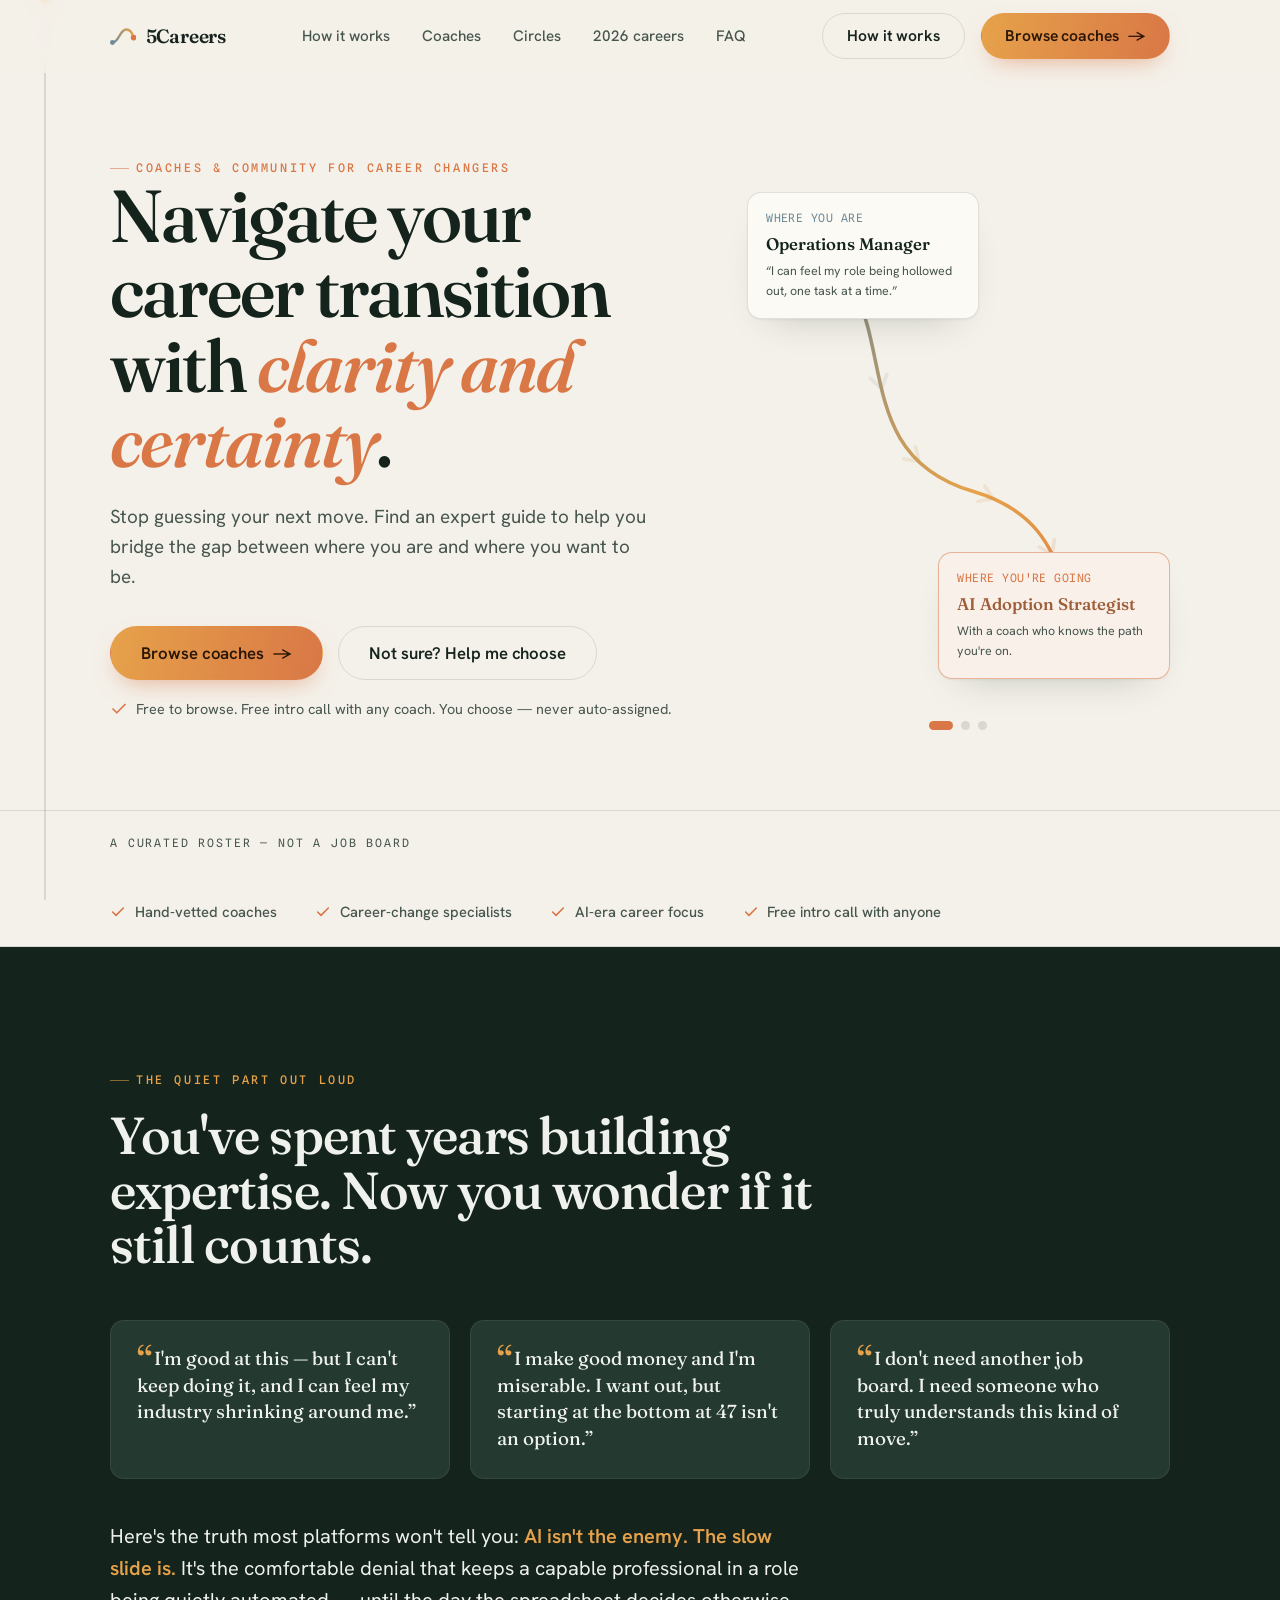
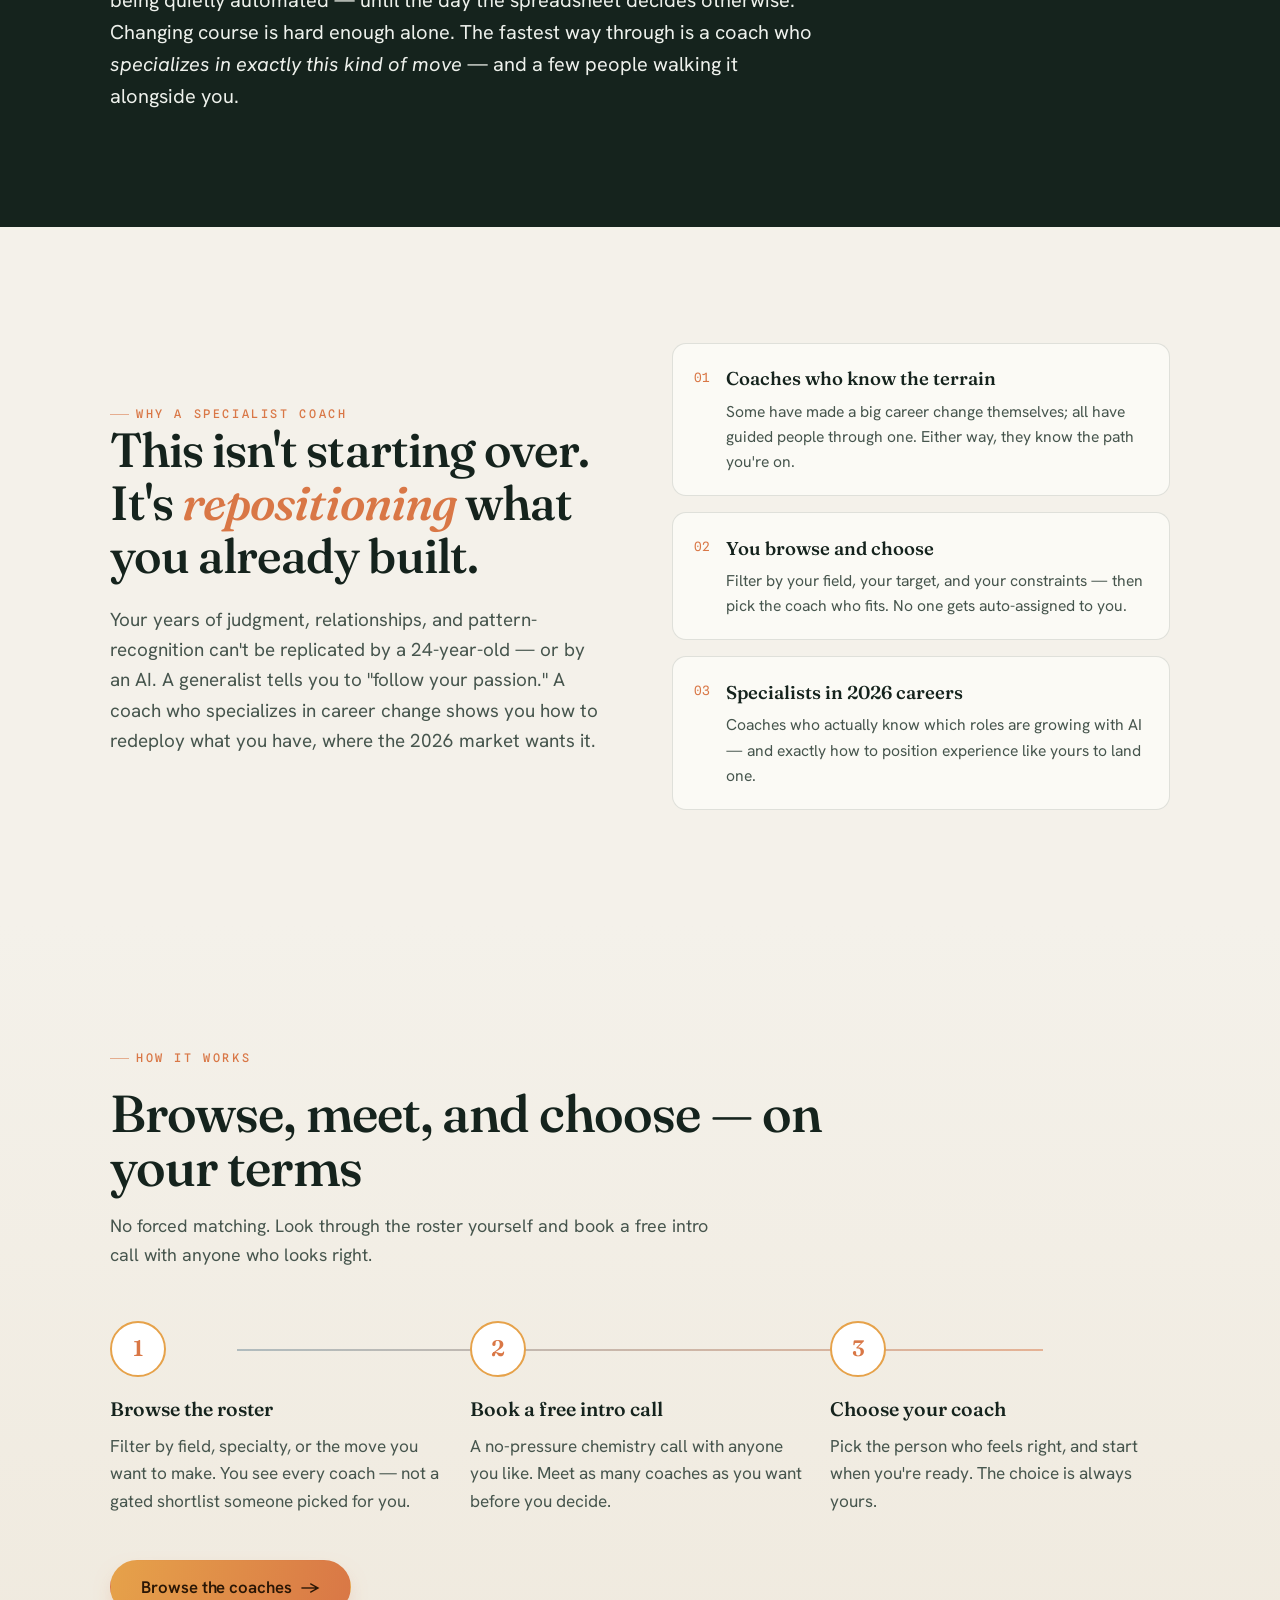
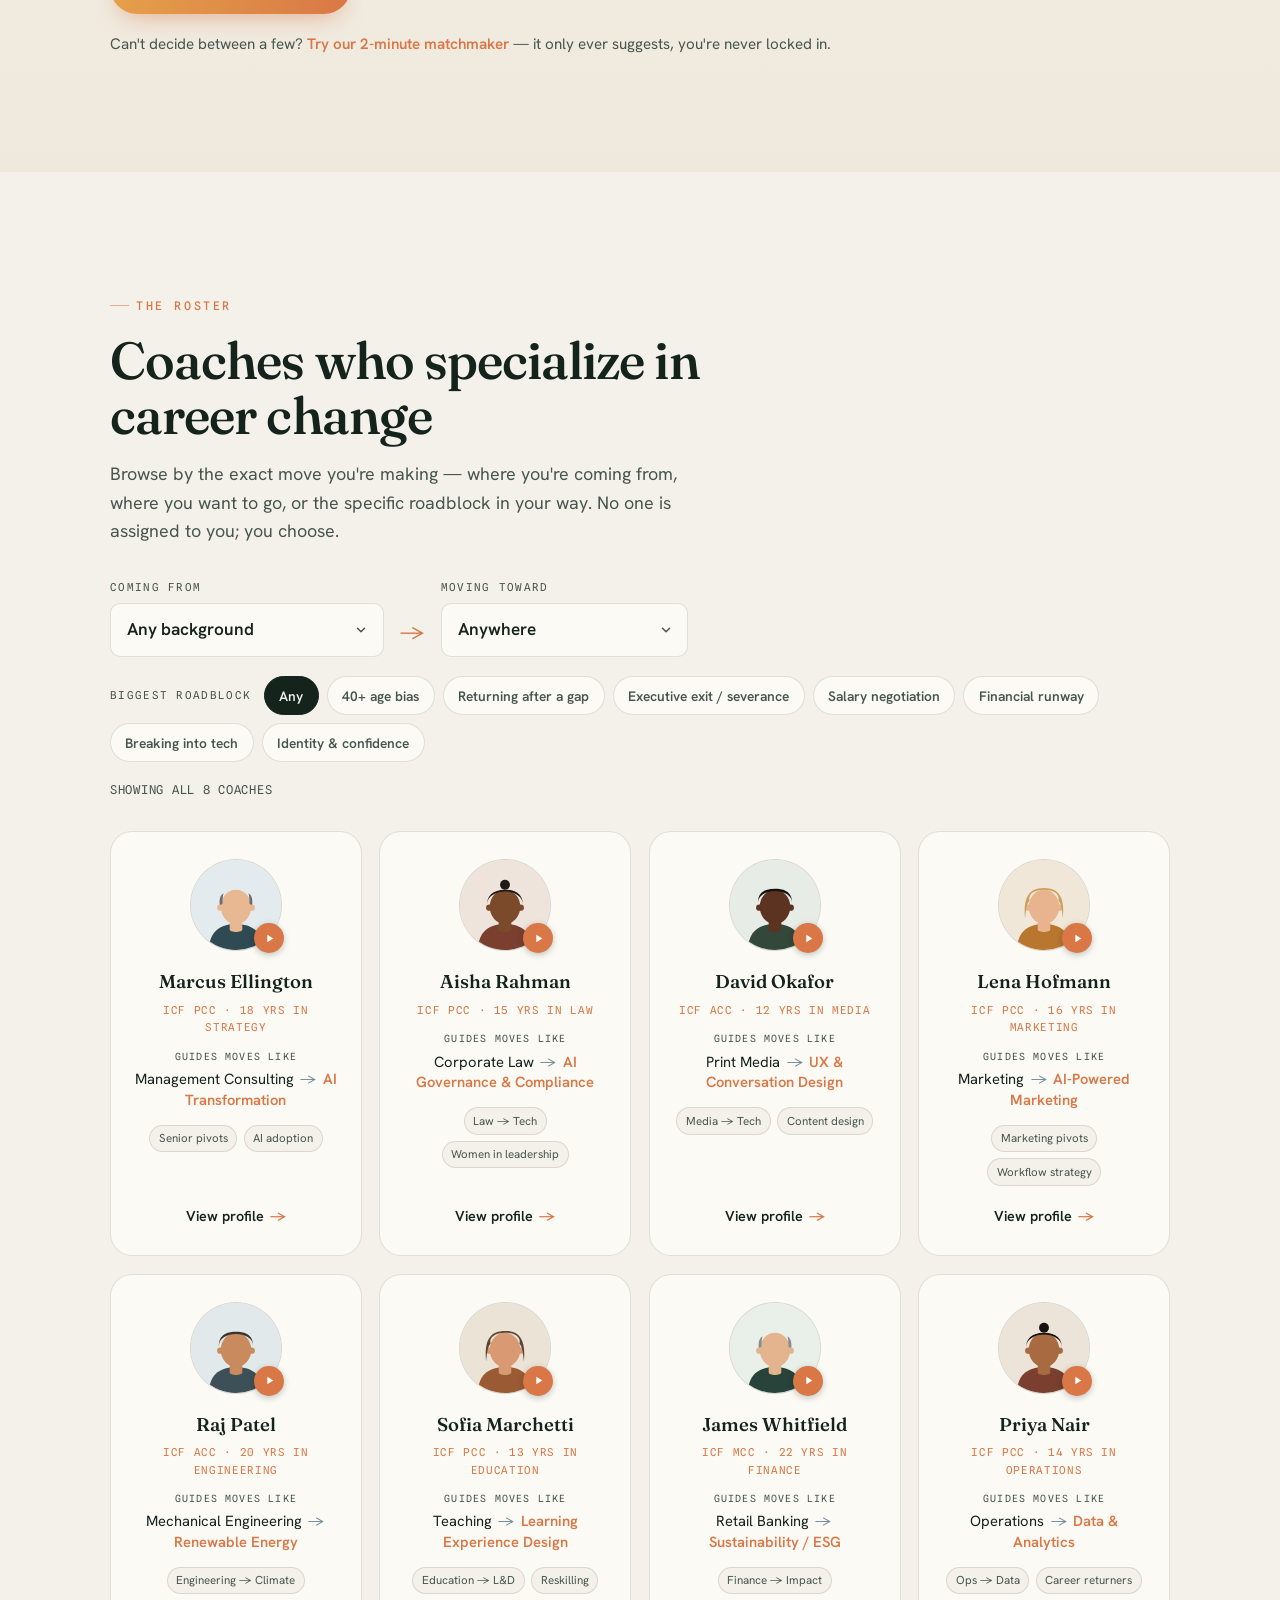
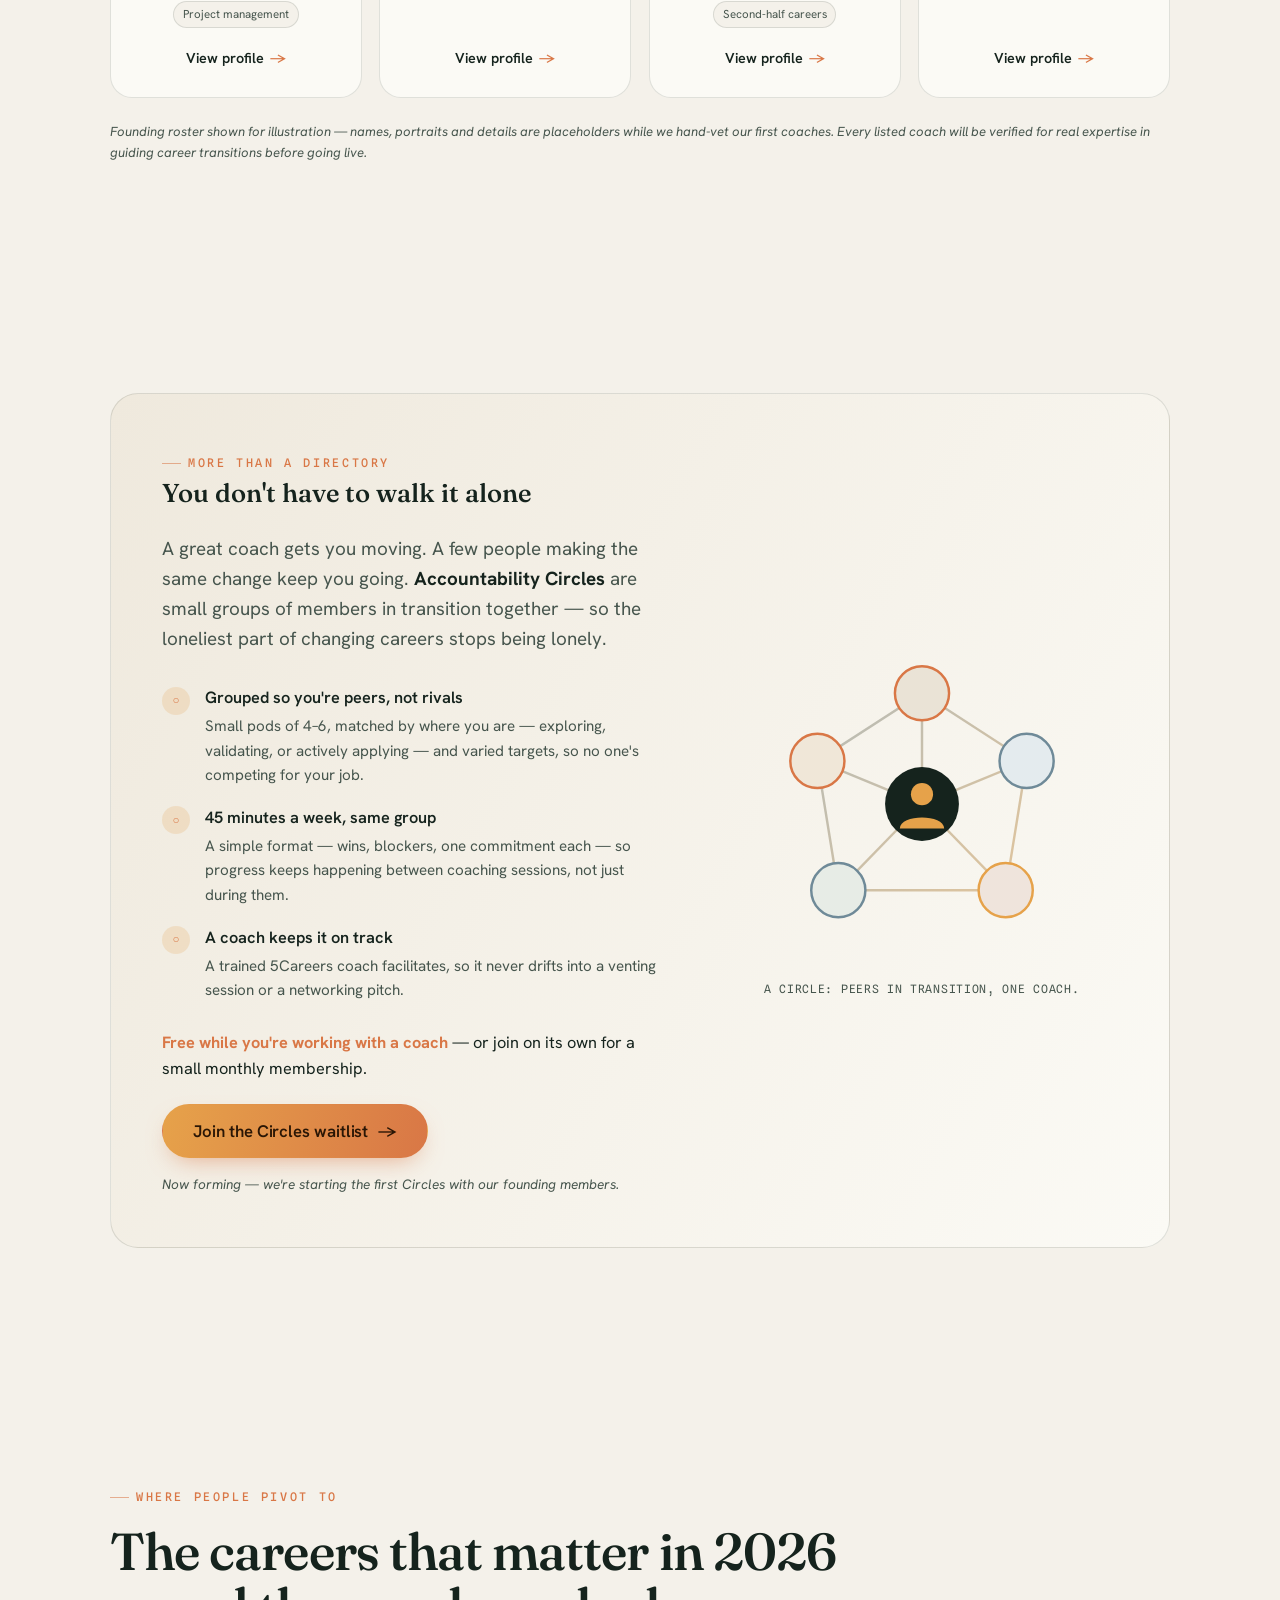
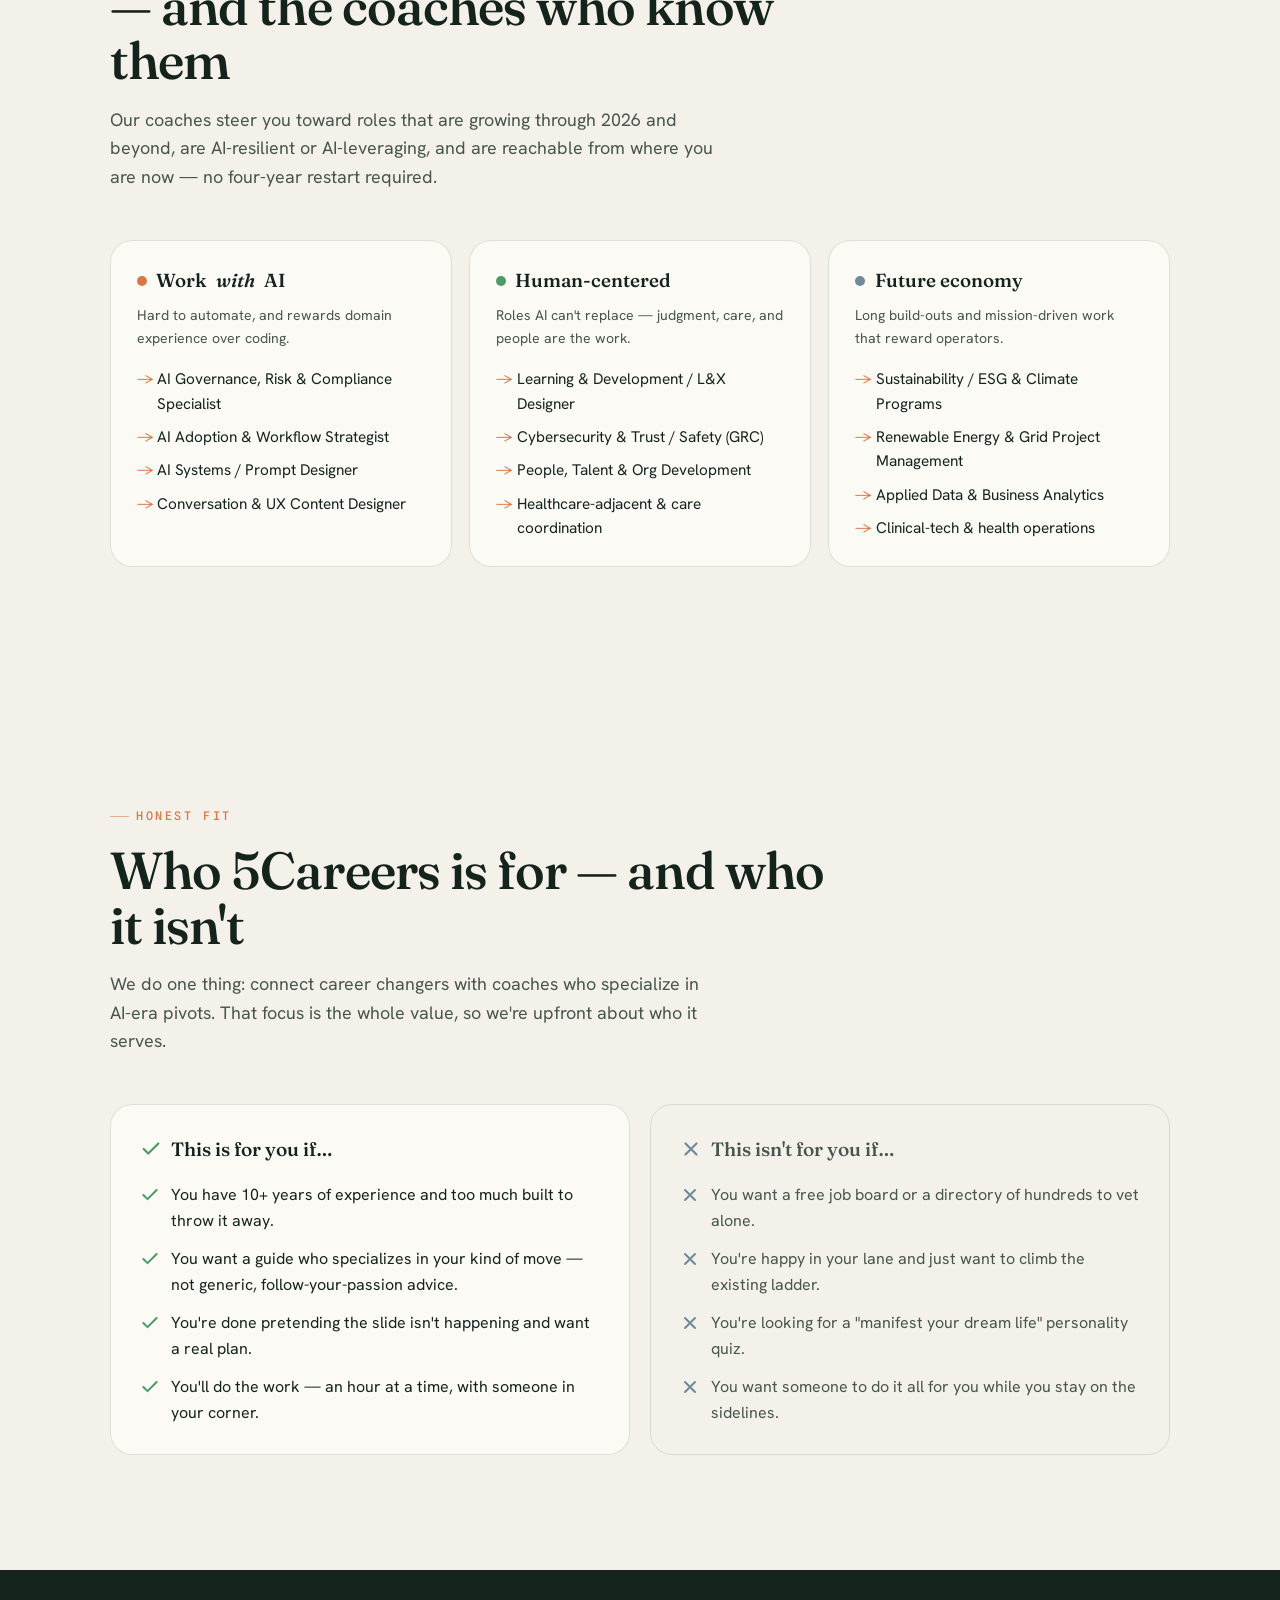
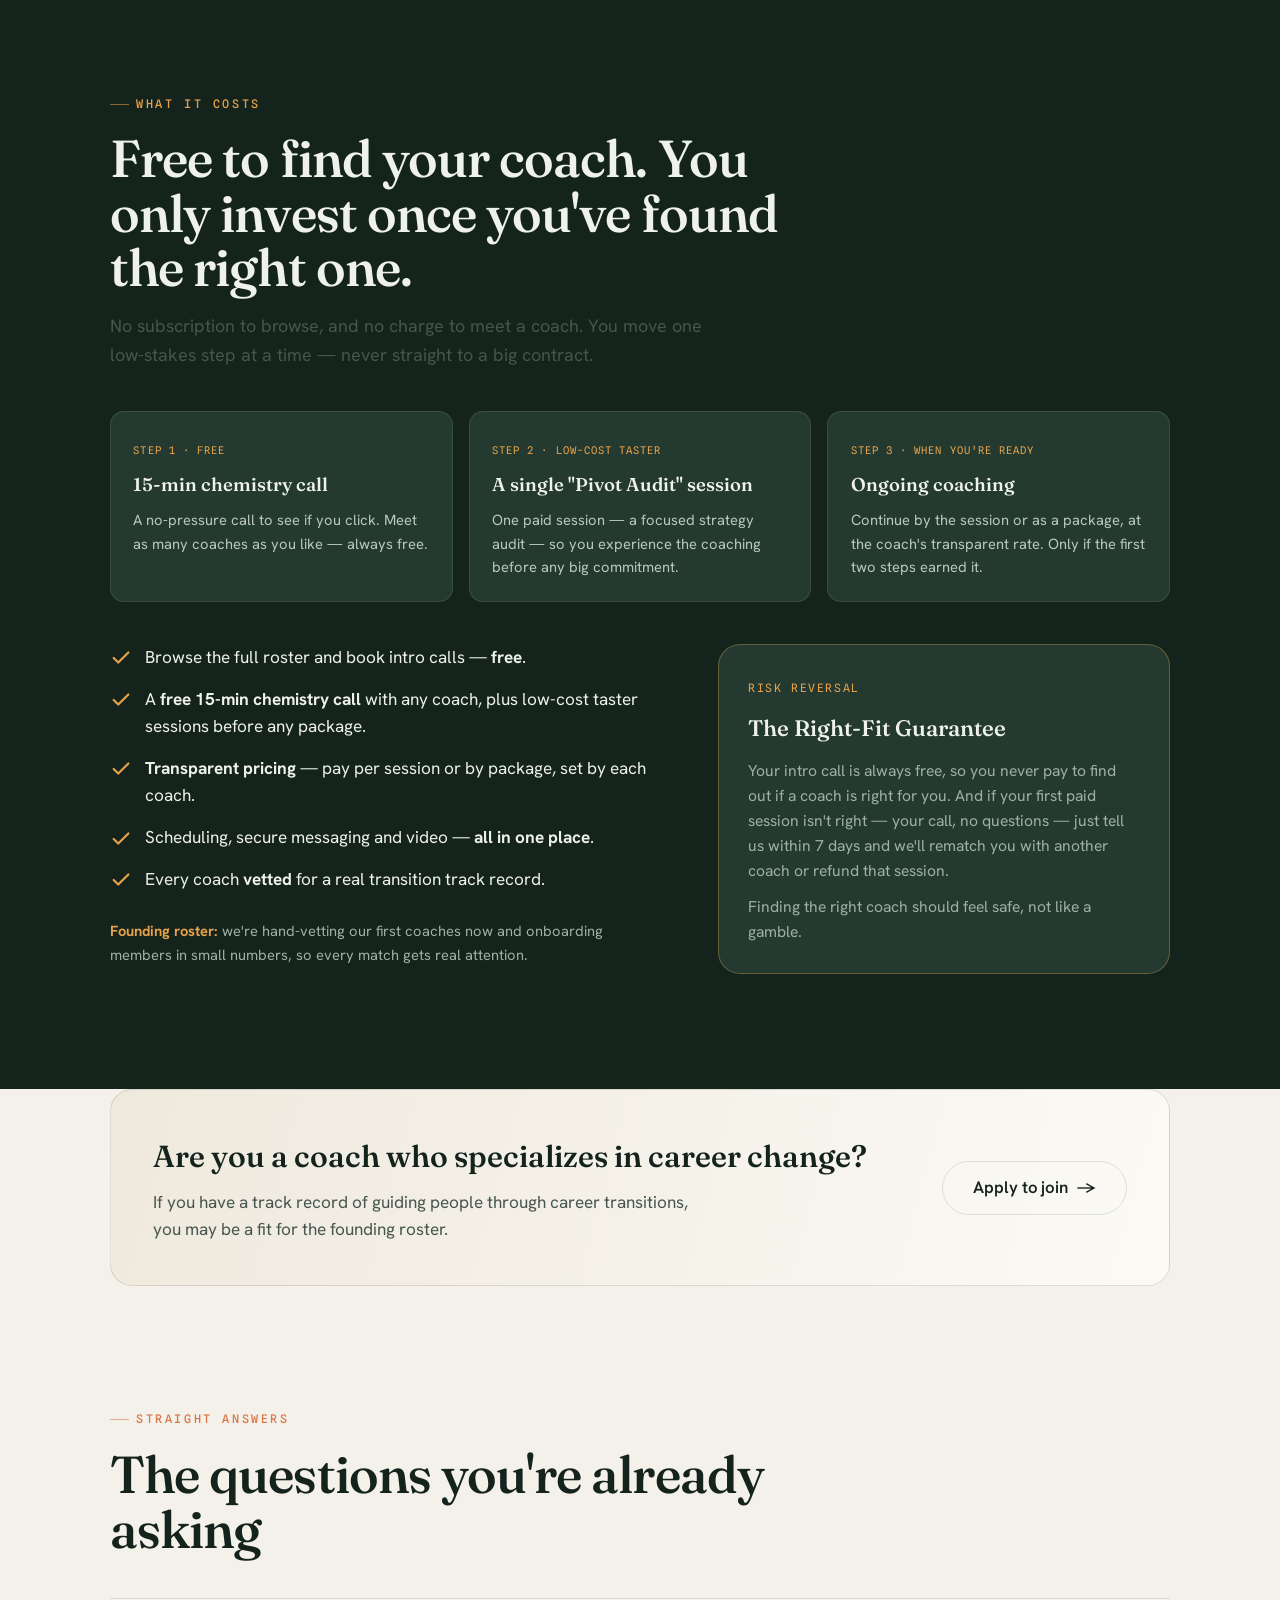
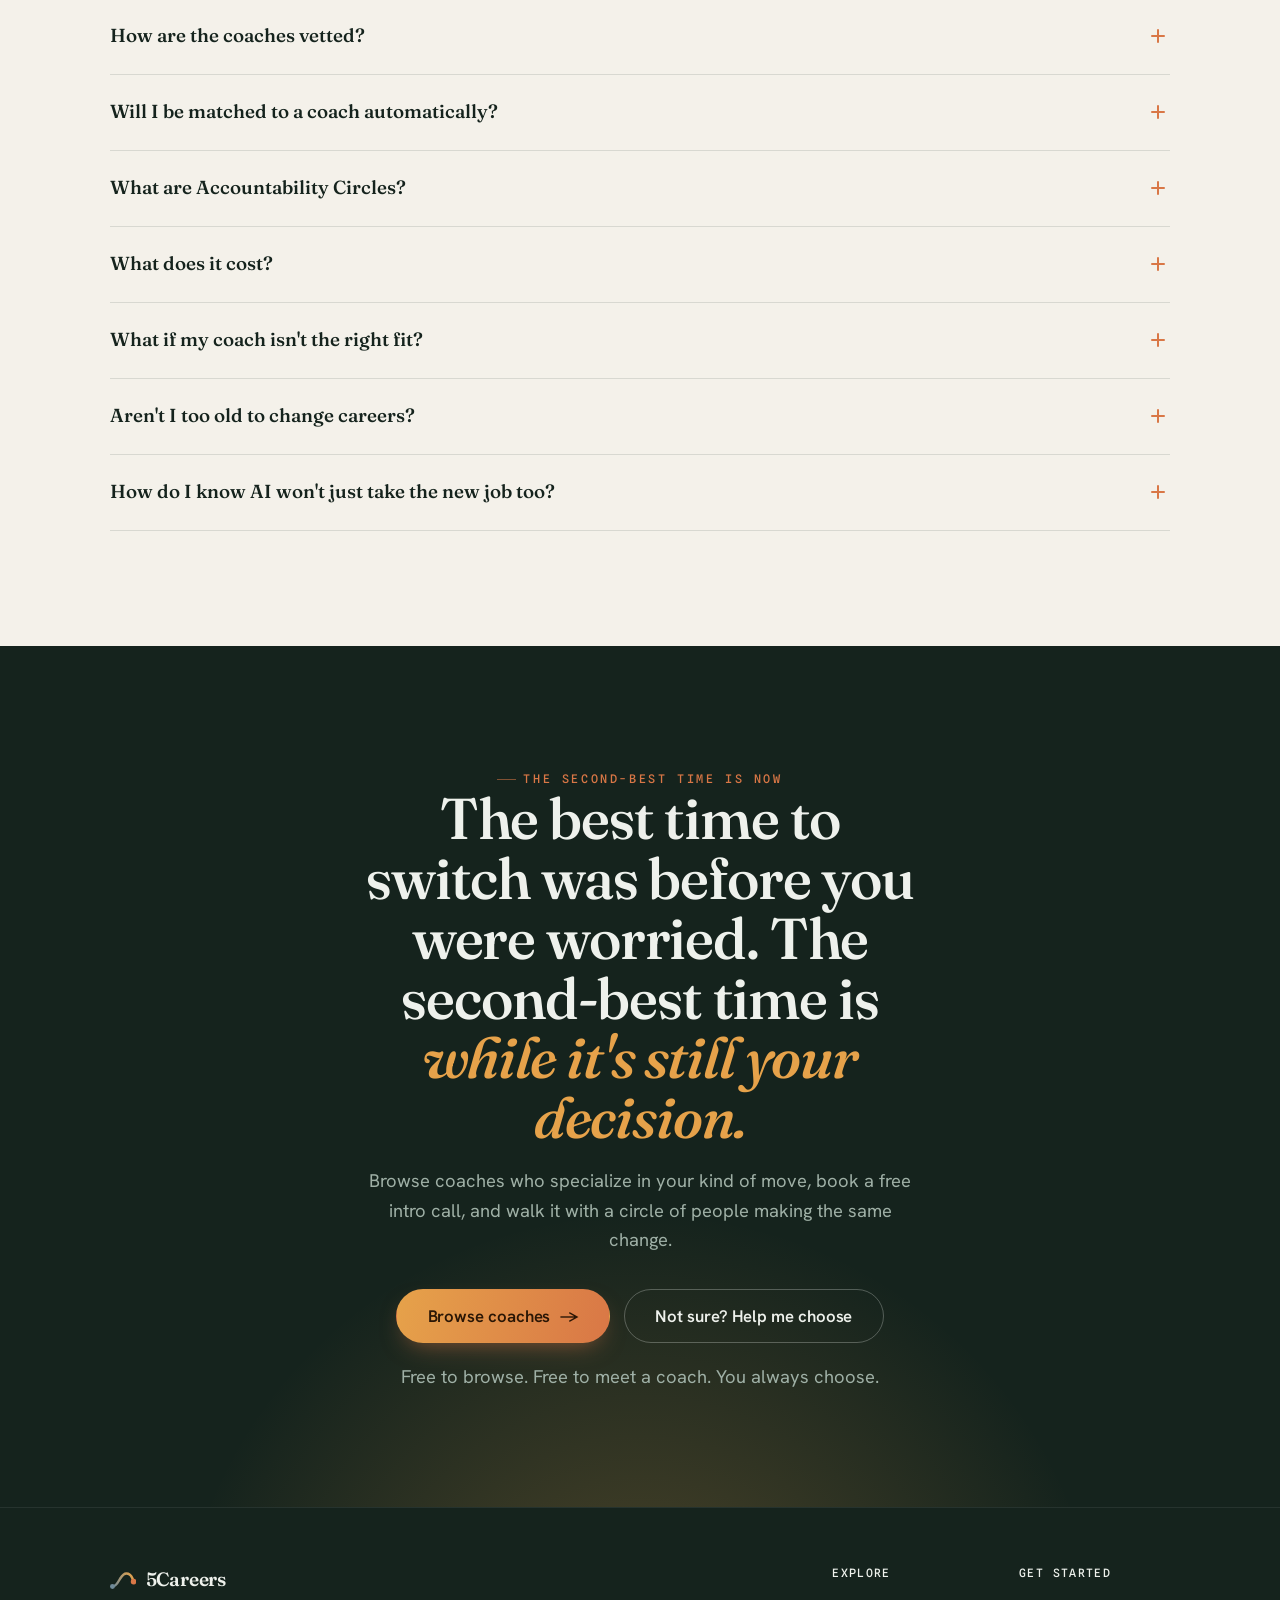
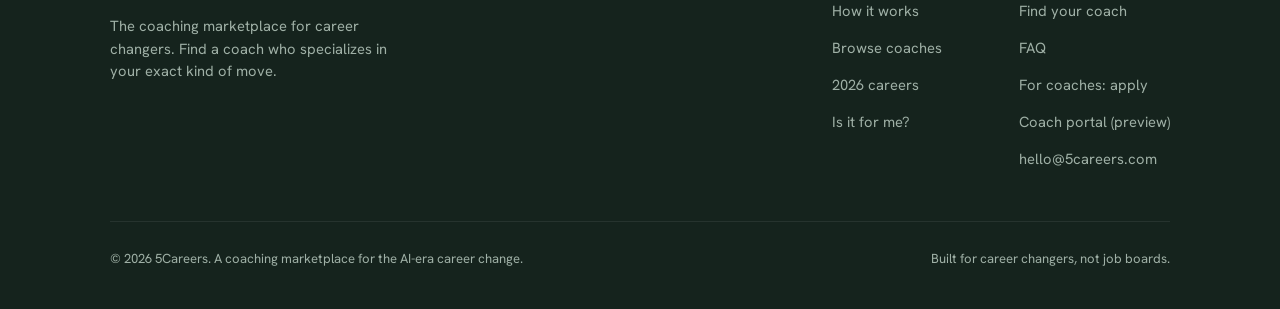
<file: index.html>
<!DOCTYPE html>
<html lang="en">
<head>
<meta charset="UTF-8" />
<meta name="viewport" content="width=device-width, initial-scale=1.0" />
<title>5Careers — Career-change coaches for the AI era, plus a community to walk it with</title>
<meta name="description" content="5Careers is a coaching marketplace and community for career changers. Browse vetted coaches who specialize in AI-era 2026 transitions, book a free intro call, and join an accountability circle of people making the same move." />

<meta property="og:title" content="5Careers — Career-change coaches for the AI era" />
<meta property="og:description" content="Browse a curated roster of coaches who specialize in helping experienced professionals change careers for 2026 — then walk it with a circle of people making the same move. No forced matching." />
<meta property="og:type" content="website" />

<link rel="icon" href="assets/favicon.svg" type="image/svg+xml" />
<link rel="preconnect" href="https://fonts.googleapis.com" />
<link rel="preconnect" href="https://fonts.gstatic.com" crossorigin />
<link href="https://fonts.googleapis.com/css2?family=Fraunces:ital,opsz,wght@0,9..144,400..600;1,9..144,400..560&family=Hanken+Grotesk:wght@400;500;600;700&family=Spline+Sans+Mono:wght@400;500&display=swap" rel="stylesheet" />
<link rel="stylesheet" href="styles.css" />
</head>
<body>

<a class="skip-link" href="#coaches">Skip to coaches</a>

<!-- the throughline rail: fills dusk→dawn as you scroll -->
<div class="rail" aria-hidden="true">
  <div class="rail-track"></div>
  <div class="rail-fill" id="railFill"></div>
</div>

<!-- ============================================= NAV -->
<header class="nav" id="nav">
  <div class="wrap nav-inner">
    <a href="#top" class="brand" aria-label="5Careers home">
      <svg class="mark" viewBox="0 0 32 32" fill="none" aria-hidden="true">
        <path d="M3 24 C 11 24, 12 8, 20 8 C 26 8, 28 14, 29 18" stroke="url(#g)" stroke-width="3" stroke-linecap="round"/>
        <circle cx="3" cy="24" r="3" fill="#6f8a98"/>
        <circle cx="29" cy="18" r="3.4" fill="#d97746"/>
        <defs><linearGradient id="g" x1="3" y1="24" x2="29" y2="10" gradientUnits="userSpaceOnUse">
          <stop stop-color="#6f8a98"/><stop offset="1" stop-color="#e6a24a"/>
        </linearGradient></defs>
      </svg>
      5Careers
    </a>
    <nav class="nav-links" id="navLinks" aria-label="Primary">
      <a href="#how">How it works</a>
      <a href="#coaches">Coaches</a>
      <a href="#circles">Circles</a>
      <a href="#roles">2026 careers</a>
      <a href="#faq">FAQ</a>
      <a href="#coaches" class="btn btn-primary nav-menu-cta">Browse coaches <span class="arrow">→</span></a>
    </nav>
    <div class="nav-cta">
      <a href="#how" class="btn btn-ghost">How it works</a>
      <a href="#coaches" class="btn btn-primary">Browse coaches <span class="arrow">→</span></a>
      <button class="nav-toggle" id="navToggle" aria-label="Open menu" aria-expanded="false" aria-controls="navLinks">
        <span class="nav-toggle-bars" aria-hidden="true"></span>
      </button>
    </div>
  </div>
</header>

<main id="top">

<!-- ============================================= HERO (title + graphic kept) -->
<section class="hero">
  <div class="wrap hero-grid">
    <div class="hero-copy reveal">
      <span class="eyebrow">Coaches &amp; community for career changers</span>
      <h1>Navigate your career transition with <em>clarity and certainty</em>.</h1>
      <p class="lead">Stop guessing your next move. Find an expert guide to help you bridge the gap between where you are and where you want to be.</p>
      <div class="hero-actions">
        <a href="#coaches" class="btn btn-primary btn-lg">Browse coaches <span class="arrow">→</span></a>
        <button type="button" class="btn btn-ghost btn-lg" data-open="matchmaker">Not sure? Help me choose</button>
      </div>
      <p class="hero-reassure">
        <svg width="18" height="18" viewBox="0 0 24 24" fill="none" stroke="currentColor" stroke-width="2.2" stroke-linecap="round" stroke-linejoin="round"><path d="M20 6 9 17l-5-5"/></svg>
        Free to browse. Free intro call with any coach. You choose — never auto-assigned.
      </p>
    </div>

    <div class="hero-visual reveal" id="heroVisual">
      <svg class="hero-thread" viewBox="0 0 300 380" preserveAspectRatio="none" aria-hidden="true">
        <path id="heroPath" d="M40 50 C 120 90, 60 200, 160 230 C 240 254, 210 320, 260 340"
              fill="none" stroke="url(#heroGrad)" stroke-width="2.5" stroke-linecap="round"/>
        <defs><linearGradient id="heroGrad" x1="40" y1="50" x2="260" y2="340" gradientUnits="userSpaceOnUse">
          <stop stop-color="#6f8a98"/><stop offset="0.6" stop-color="#e6a24a"/><stop offset="1" stop-color="#d97746"/>
        </linearGradient></defs>
      </svg>
      <div class="hero-card from">
        <span class="meta">Where you are</span>
        <span class="role" id="fromRole">Operations Manager</span>
        <span class="tag" id="fromTag">"I can feel my role being hollowed out, one task at a time."</span>
      </div>
      <div class="hero-card to">
        <span class="meta">Where you're going</span>
        <span class="role" id="toRole">AI Adoption Strategist</span>
        <span class="tag" id="toTag">With a coach who knows the path you're on.</span>
      </div>
      <div class="hero-dots" id="heroDots" role="tablist" aria-label="Example career changes"></div>
    </div>
  </div>
</section>

<!-- trust strip — marketplace cues, no fabricated reviews -->
<section class="trust">
  <div class="wrap">
    <span class="label">A curated roster — not a job board</span>
    <ul>
      <li><svg width="16" height="16" viewBox="0 0 24 24" fill="none" stroke="currentColor" stroke-width="2.4" stroke-linecap="round" stroke-linejoin="round"><path d="M20 6 9 17l-5-5"/></svg> Hand-vetted coaches</li>
      <li><svg width="16" height="16" viewBox="0 0 24 24" fill="none" stroke="currentColor" stroke-width="2.4" stroke-linecap="round" stroke-linejoin="round"><path d="M20 6 9 17l-5-5"/></svg> Career-change specialists</li>
      <li><svg width="16" height="16" viewBox="0 0 24 24" fill="none" stroke="currentColor" stroke-width="2.4" stroke-linecap="round" stroke-linejoin="round"><path d="M20 6 9 17l-5-5"/></svg> AI-era career focus</li>
      <li><svg width="16" height="16" viewBox="0 0 24 24" fill="none" stroke="currentColor" stroke-width="2.4" stroke-linecap="round" stroke-linejoin="round"><path d="M20 6 9 17l-5-5"/></svg> Free intro call with anyone</li>
    </ul>
  </div>
</section>

<!-- ============================================= PROBLEM / VILLAIN -->
<section class="section problem" id="problem">
  <div class="wrap">
    <div class="section-head reveal">
      <span class="eyebrow">The quiet part out loud</span>
      <h2>You've spent years building expertise. Now you wonder if it still counts.</h2>
    </div>
    <div class="mirror">
      <blockquote class="reveal"><span class="q">“</span>I'm good at this — but I can't keep doing it, and I can feel my industry shrinking around me.”</blockquote>
      <blockquote class="reveal"><span class="q">“</span>I make good money and I'm miserable. I want out, but starting at the bottom at 47 isn't an option.”</blockquote>
      <blockquote class="reveal"><span class="q">“</span>I don't need another job board. I need someone who truly understands this kind of move.”</blockquote>
    </div>
    <p class="villain reveal">Here's the truth most platforms won't tell you: <strong>AI isn't the enemy. The slow slide is.</strong> It's the comfortable denial that keeps a capable professional in a role being quietly automated — until the day the spreadsheet decides otherwise. Changing course is hard enough alone. The fastest way through is a coach who <em>specializes in exactly this kind of move</em> — and a few people walking it alongside you.</p>
  </div>
</section>

<!-- ============================================= REFRAME -->
<section class="section reframe" id="reframe">
  <div class="wrap reframe-grid">
    <div class="reveal">
      <span class="eyebrow">Why a specialist coach</span>
      <p class="big">This isn't starting over. It's <em>repositioning</em> what you already built.</p>
      <p class="lead" style="margin-top:1.4rem">Your years of judgment, relationships, and pattern-recognition can't be replicated by a 24-year-old — or by an AI. A generalist tells you to "follow your passion." A coach who specializes in career change shows you how to redeploy what you have, where the 2026 market wants it.</p>
    </div>
    <div class="pillars">
      <div class="pillar reveal"><span class="n">01</span><div><h3>Coaches who know the terrain</h3><p>Some have made a big career change themselves; all have guided people through one. Either way, they know the path you're on.</p></div></div>
      <div class="pillar reveal"><span class="n">02</span><div><h3>You browse and choose</h3><p>Filter by your field, your target, and your constraints — then pick the coach who fits. No one gets auto-assigned to you.</p></div></div>
      <div class="pillar reveal"><span class="n">03</span><div><h3>Specialists in 2026 careers</h3><p>Coaches who actually know which roles are growing with AI — and exactly how to position experience like yours to land one.</p></div></div>
    </div>
  </div>
</section>

<!-- ============================================= HOW IT WORKS (marketplace) -->
<section class="section how" id="how">
  <div class="wrap">
    <div class="section-head reveal">
      <span class="eyebrow">How it works</span>
      <h2>Browse, meet, and choose — on your terms</h2>
      <p>No forced matching. Look through the roster yourself and book a free intro call with anyone who looks right.</p>
    </div>
    <div class="steps">
      <div class="step reveal"><div class="step-n">1</div><h3>Browse the roster</h3><p>Filter by field, specialty, or the move you want to make. You see every coach — not a gated shortlist someone picked for you.</p></div>
      <div class="step reveal"><div class="step-n">2</div><h3>Book a free intro call</h3><p>A no-pressure chemistry call with anyone you like. Meet as many coaches as you want before you decide.</p></div>
      <div class="step reveal"><div class="step-n">3</div><h3>Choose your coach</h3><p>Pick the person who feels right, and start when you're ready. The choice is always yours.</p></div>
    </div>
    <div class="how-cta reveal">
      <a href="#coaches" class="btn btn-primary btn-lg">Browse the coaches <span class="arrow">→</span></a>
      <p class="how-helper">Can't decide between a few? <button type="button" class="linkbtn" data-open="matchmaker">Try our 2-minute matchmaker</button> — it only ever suggests, you're never locked in.</p>
    </div>
  </div>
</section>

<!-- ============================================= COACHES -->
<section class="section coaches" id="coaches">
  <div class="wrap">
    <div class="section-head reveal">
      <span class="eyebrow">The roster</span>
      <h2>Coaches who specialize in career change</h2>
      <p>Browse by the exact move you're making — where you're coming from, where you want to go, or the specific roadblock in your way. No one is assigned to you; you choose.</p>
    </div>

    <div class="coach-filters reveal">
      <div class="cf-row">
        <label class="cf-field">
          <span class="cf-label">Coming from</span>
          <select id="filterFrom">
            <option value="all">Any background</option>
            <option value="corp">Corporate &amp; management</option>
            <option value="lawfin">Law &amp; finance</option>
            <option value="creative">Marketing, media &amp; creative</option>
            <option value="eng">Engineering &amp; technical</option>
            <option value="edu">Education &amp; public sector</option>
          </select>
        </label>
        <span class="cf-arrow" aria-hidden="true">→</span>
        <label class="cf-field">
          <span class="cf-label">Moving toward</span>
          <select id="filterTo">
            <option value="all">Anywhere</option>
            <option value="ai">Work with AI</option>
            <option value="data">Data &amp; analytics</option>
            <option value="marketing">AI-era marketing</option>
            <option value="design">Design &amp; UX</option>
            <option value="sustainability">Sustainability &amp; climate</option>
            <option value="ld">Learning &amp; development</option>
          </select>
        </label>
        <button type="button" class="linkbtn cf-reset" id="filterReset" hidden>Reset</button>
      </div>
      <div class="cf-challenges" id="filterChallenges" role="group" aria-label="Filter by the roadblock you're facing">
        <span class="cf-label">Biggest roadblock</span>
        <button class="chip active" data-ch="all" aria-pressed="true">Any</button>
        <button class="chip" data-ch="ageBias" aria-pressed="false">40+ age bias</button>
        <button class="chip" data-ch="gap" aria-pressed="false">Returning after a gap</button>
        <button class="chip" data-ch="exit" aria-pressed="false">Executive exit / severance</button>
        <button class="chip" data-ch="salary" aria-pressed="false">Salary negotiation</button>
        <button class="chip" data-ch="runway" aria-pressed="false">Financial runway</button>
        <button class="chip" data-ch="nontech" aria-pressed="false">Breaking into tech</button>
        <button class="chip" data-ch="identity" aria-pressed="false">Identity &amp; confidence</button>
      </div>
    </div>
    <p class="coach-count" id="coachCount" aria-live="polite">Showing all 8 coaches</p>

    <div class="coaches-grid" id="coachGrid">
      <article class="coach reveal" data-cats="ai">
        <img class="avatar" src="assets/coaches/coach-1.svg" alt="Portrait of Marcus Ellington" width="88" height="88" loading="lazy" />
        <h3 class="name">Marcus Ellington</h3>
        <p class="cred">ICF PCC · 18 yrs in strategy</p>
        <p class="pivot"><span class="plabel">Guides moves like</span>Management Consulting <span class="sep">→</span> <span class="to">AI Transformation</span></p>
        <div class="tags"><span class="tag">Senior pivots</span><span class="tag">AI adoption</span></div>
        <a class="coach-cta" href="mailto:hello@5careers.com?subject=Intro%20call%20with%20Marcus%20Ellington">Book a free intro call <span class="arrow">→</span></a>
      </article>

      <article class="coach reveal" data-cats="ai law">
        <img class="avatar" src="assets/coaches/coach-2.svg" alt="Portrait of Aisha Rahman" width="88" height="88" loading="lazy" />
        <h3 class="name">Aisha Rahman</h3>
        <p class="cred">ICF PCC · 15 yrs in law</p>
        <p class="pivot"><span class="plabel">Guides moves like</span>Corporate Law <span class="sep">→</span> <span class="to">AI Governance &amp; Compliance</span></p>
        <div class="tags"><span class="tag">Law → Tech</span><span class="tag">Women in leadership</span></div>
        <a class="coach-cta" href="mailto:hello@5careers.com?subject=Intro%20call%20with%20Aisha%20Rahman">Book a free intro call <span class="arrow">→</span></a>
      </article>

      <article class="coach reveal" data-cats="media ai">
        <img class="avatar" src="assets/coaches/coach-3.svg" alt="Portrait of David Okafor" width="88" height="88" loading="lazy" />
        <h3 class="name">David Okafor</h3>
        <p class="cred">ICF ACC · 12 yrs in media</p>
        <p class="pivot"><span class="plabel">Guides moves like</span>Print Media <span class="sep">→</span> <span class="to">UX &amp; Conversation Design</span></p>
        <div class="tags"><span class="tag">Media → Tech</span><span class="tag">Content design</span></div>
        <a class="coach-cta" href="mailto:hello@5careers.com?subject=Intro%20call%20with%20David%20Okafor">Book a free intro call <span class="arrow">→</span></a>
      </article>

      <article class="coach reveal" data-cats="marketing ai">
        <img class="avatar" src="assets/coaches/coach-4.svg" alt="Portrait of Lena Hofmann" width="88" height="88" loading="lazy" />
        <h3 class="name">Lena Hofmann</h3>
        <p class="cred">ICF PCC · 16 yrs in marketing</p>
        <p class="pivot"><span class="plabel">Guides moves like</span>Marketing <span class="sep">→</span> <span class="to">AI-Powered Marketing</span></p>
        <div class="tags"><span class="tag">Marketing pivots</span><span class="tag">Workflow strategy</span></div>
        <a class="coach-cta" href="mailto:hello@5careers.com?subject=Intro%20call%20with%20Lena%20Hofmann">Book a free intro call <span class="arrow">→</span></a>
      </article>

      <article class="coach reveal" data-cats="engineering">
        <img class="avatar" src="assets/coaches/coach-5.svg" alt="Portrait of Raj Patel" width="88" height="88" loading="lazy" />
        <h3 class="name">Raj Patel</h3>
        <p class="cred">ICF ACC · 20 yrs in engineering</p>
        <p class="pivot"><span class="plabel">Guides moves like</span>Mechanical Engineering <span class="sep">→</span> <span class="to">Renewable Energy</span></p>
        <div class="tags"><span class="tag">Engineering → Climate</span><span class="tag">Project management</span></div>
        <a class="coach-cta" href="mailto:hello@5careers.com?subject=Intro%20call%20with%20Raj%20Patel">Book a free intro call <span class="arrow">→</span></a>
      </article>

      <article class="coach reveal" data-cats="education">
        <img class="avatar" src="assets/coaches/coach-6.svg" alt="Portrait of Sofia Marchetti" width="88" height="88" loading="lazy" />
        <h3 class="name">Sofia Marchetti</h3>
        <p class="cred">ICF PCC · 13 yrs in education</p>
        <p class="pivot"><span class="plabel">Guides moves like</span>Teaching <span class="sep">→</span> <span class="to">Learning Experience Design</span></p>
        <div class="tags"><span class="tag">Education → L&amp;D</span><span class="tag">Reskilling</span></div>
        <a class="coach-cta" href="mailto:hello@5careers.com?subject=Intro%20call%20with%20Sofia%20Marchetti">Book a free intro call <span class="arrow">→</span></a>
      </article>

      <article class="coach reveal" data-cats="finance">
        <img class="avatar" src="assets/coaches/coach-7.svg" alt="Portrait of James Whitfield" width="88" height="88" loading="lazy" />
        <h3 class="name">James Whitfield</h3>
        <p class="cred">ICF MCC · 22 yrs in finance</p>
        <p class="pivot"><span class="plabel">Guides moves like</span>Retail Banking <span class="sep">→</span> <span class="to">Sustainability / ESG</span></p>
        <div class="tags"><span class="tag">Finance → Impact</span><span class="tag">Second-half careers</span></div>
        <a class="coach-cta" href="mailto:hello@5careers.com?subject=Intro%20call%20with%20James%20Whitfield">Book a free intro call <span class="arrow">→</span></a>
      </article>

      <article class="coach reveal" data-cats="ai">
        <img class="avatar" src="assets/coaches/coach-8.svg" alt="Portrait of Priya Nair" width="88" height="88" loading="lazy" />
        <h3 class="name">Priya Nair</h3>
        <p class="cred">ICF PCC · 14 yrs in operations</p>
        <p class="pivot"><span class="plabel">Guides moves like</span>Operations <span class="sep">→</span> <span class="to">Data &amp; Analytics</span></p>
        <div class="tags"><span class="tag">Ops → Data</span><span class="tag">Career returners</span></div>
        <a class="coach-cta" href="mailto:hello@5careers.com?subject=Intro%20call%20with%20Priya%20Nair">Book a free intro call <span class="arrow">→</span></a>
      </article>
    </div>
    <p class="empty-note" id="coachEmpty" hidden>No coaches in that category yet — <button type="button" class="linkbtn" data-open="matchmaker">try the matchmaker</button> or <a href="#coaches" data-filter-reset>see all coaches</a>.</p>
    <p class="disclaimer">Founding roster shown for illustration — names, portraits and details are placeholders while we hand-vet our first coaches. Every listed coach will be verified for real expertise in guiding career transitions before going live.</p>
  </div>
</section>

<!-- ============================================= CIRCLES (community) -->
<section class="section circles" id="circles">
  <div class="wrap">
    <div class="circles-panel reveal">
      <div class="circles-copy">
        <span class="eyebrow">More than a directory</span>
        <h2>You don't have to walk it alone</h2>
        <p class="lead">A great coach gets you moving. A few people making the same change keep you going. <strong>Accountability Circles</strong> are small groups of members in transition together — so the loneliest part of changing careers stops being lonely.</p>
        <ul class="circle-feats">
          <li><span class="cf-ic" aria-hidden="true">◦</span><div><strong>Grouped so you're peers, not rivals</strong><p>Small pods of 4–6, matched by where you are — exploring, validating, or actively applying — and varied targets, so no one's competing for your job.</p></div></li>
          <li><span class="cf-ic" aria-hidden="true">◦</span><div><strong>45 minutes a week, same group</strong><p>A simple format — wins, blockers, one commitment each — so progress keeps happening between coaching sessions, not just during them.</p></div></li>
          <li><span class="cf-ic" aria-hidden="true">◦</span><div><strong>A coach keeps it on track</strong><p>A trained 5Careers coach facilitates, so it never drifts into a venting session or a networking pitch.</p></div></li>
        </ul>
        <p class="circle-price"><strong>Free while you're working with a coach</strong> — or join on its own for a small monthly membership.</p>
        <div class="hero-actions">
          <button type="button" class="btn btn-primary btn-lg" data-open="waitlist">Join the Circles waitlist <span class="arrow">→</span></button>
        </div>
        <p class="circle-note">Now forming — we're starting the first Circles with our founding members.</p>
      </div>
      <div class="circles-visual" aria-hidden="true">
        <svg viewBox="0 0 260 260" width="100%" height="100%">
          <defs>
            <linearGradient id="cthread" x1="0" y1="0" x2="260" y2="260" gradientUnits="userSpaceOnUse">
              <stop stop-color="#6f8a98"/><stop offset="1" stop-color="#e6a24a"/>
            </linearGradient>
          </defs>
          <!-- connecting threads (the pod, linked) -->
          <g stroke="url(#cthread)" stroke-width="2" fill="none" opacity="0.55">
            <path d="M130 130 L130 40"/><path d="M130 130 L215 95"/><path d="M130 130 L198 200"/>
            <path d="M130 130 L62 200"/><path d="M130 130 L45 95"/>
            <path d="M130 40 L215 95 L198 200 L62 200 L45 95 Z"/>
          </g>
          <!-- peer nodes -->
          <g>
            <circle cx="130" cy="40" r="22" fill="#eae3d6" stroke="#d97746" stroke-width="2"/>
            <circle cx="215" cy="95" r="22" fill="#e4ebee" stroke="#6f8a98" stroke-width="2"/>
            <circle cx="198" cy="200" r="22" fill="#efe4dc" stroke="#e6a24a" stroke-width="2"/>
            <circle cx="62" cy="200" r="22" fill="#e7ece6" stroke="#6f8a98" stroke-width="2"/>
            <circle cx="45" cy="95" r="22" fill="#f0e7d8" stroke="#d97746" stroke-width="2"/>
            <!-- center: the coach moderator -->
            <circle cx="130" cy="130" r="30" fill="#15231d"/>
            <circle cx="130" cy="122" r="9" fill="#e6a24a"/>
            <path d="M112 150 c0 -12 36 -12 36 0 Z" fill="#e6a24a"/>
          </g>
        </svg>
        <span class="circles-cap">A Circle: peers in transition, one coach.</span>
      </div>
    </div>
  </div>
</section>

<!-- ============================================= ROLES -->
<section class="section roles" id="roles">
  <div class="wrap">
    <div class="section-head reveal">
      <span class="eyebrow">Where people pivot to</span>
      <h2>The careers that matter in 2026 — and the coaches who know them</h2>
      <p>Our coaches steer you toward roles that are growing through 2026 and beyond, are AI-resilient or AI-leveraging, and are reachable from where you are now — no four-year restart required.</p>
    </div>
    <div class="roles-grid">
      <div class="role-group reveal">
        <h3><span class="dot" style="background:#d97746"></span>Work <em>with</em> AI</h3>
        <p class="why">Hard to automate, and rewards domain experience over coding.</p>
        <ul>
          <li>AI Governance, Risk &amp; Compliance Specialist</li>
          <li>AI Adoption &amp; Workflow Strategist</li>
          <li>AI Systems / Prompt Designer</li>
          <li>Conversation &amp; UX Content Designer</li>
        </ul>
      </div>
      <div class="role-group reveal">
        <h3><span class="dot" style="background:#4c9a6a"></span>Human-centered</h3>
        <p class="why">Roles AI can't replace — judgment, care, and people are the work.</p>
        <ul>
          <li>Learning &amp; Development / L&amp;X Designer</li>
          <li>Cybersecurity &amp; Trust / Safety (GRC)</li>
          <li>People, Talent &amp; Org Development</li>
          <li>Healthcare-adjacent &amp; care coordination</li>
        </ul>
      </div>
      <div class="role-group reveal">
        <h3><span class="dot" style="background:#6f8a98"></span>Future economy</h3>
        <p class="why">Long build-outs and mission-driven work that reward operators.</p>
        <ul>
          <li>Sustainability / ESG &amp; Climate Programs</li>
          <li>Renewable Energy &amp; Grid Project Management</li>
          <li>Applied Data &amp; Business Analytics</li>
          <li>Clinical-tech &amp; health operations</li>
        </ul>
      </div>
    </div>
  </div>
</section>

<!-- ============================================= FIT -->
<section class="section fit" id="fit">
  <div class="wrap">
    <div class="section-head reveal">
      <span class="eyebrow">Honest fit</span>
      <h2>Who 5Careers is for — and who it isn't</h2>
      <p>We do one thing: connect career changers with coaches who specialize in AI-era pivots. That focus is the whole value, so we're upfront about who it serves.</p>
    </div>
    <div class="fit-grid">
      <div class="fit-col yes reveal">
        <h3><svg width="22" height="22" viewBox="0 0 24 24" fill="none" stroke="currentColor" stroke-width="2.4" stroke-linecap="round" stroke-linejoin="round"><path d="M20 6 9 17l-5-5"/></svg> This is for you if…</h3>
        <ul>
          <li><svg width="20" height="20" viewBox="0 0 24 24" fill="none" stroke="currentColor" stroke-width="2.4" stroke-linecap="round" stroke-linejoin="round"><path d="M20 6 9 17l-5-5"/></svg> You have 10+ years of experience and too much built to throw it away.</li>
          <li><svg width="20" height="20" viewBox="0 0 24 24" fill="none" stroke="currentColor" stroke-width="2.4" stroke-linecap="round" stroke-linejoin="round"><path d="M20 6 9 17l-5-5"/></svg> You want a guide who specializes in your kind of move — not generic, follow-your-passion advice.</li>
          <li><svg width="20" height="20" viewBox="0 0 24 24" fill="none" stroke="currentColor" stroke-width="2.4" stroke-linecap="round" stroke-linejoin="round"><path d="M20 6 9 17l-5-5"/></svg> You're done pretending the slide isn't happening and want a real plan.</li>
          <li><svg width="20" height="20" viewBox="0 0 24 24" fill="none" stroke="currentColor" stroke-width="2.4" stroke-linecap="round" stroke-linejoin="round"><path d="M20 6 9 17l-5-5"/></svg> You'll do the work — an hour at a time, with someone in your corner.</li>
        </ul>
      </div>
      <div class="fit-col no reveal">
        <h3><svg width="22" height="22" viewBox="0 0 24 24" fill="none" stroke="currentColor" stroke-width="2.4" stroke-linecap="round" stroke-linejoin="round"><path d="M18 6 6 18M6 6l12 12"/></svg> This isn't for you if…</h3>
        <ul>
          <li><svg width="20" height="20" viewBox="0 0 24 24" fill="none" stroke="currentColor" stroke-width="2.4" stroke-linecap="round" stroke-linejoin="round"><path d="M18 6 6 18M6 6l12 12"/></svg> You want a free job board or a directory of hundreds to vet alone.</li>
          <li><svg width="20" height="20" viewBox="0 0 24 24" fill="none" stroke="currentColor" stroke-width="2.4" stroke-linecap="round" stroke-linejoin="round"><path d="M18 6 6 18M6 6l12 12"/></svg> You're happy in your lane and just want to climb the existing ladder.</li>
          <li><svg width="20" height="20" viewBox="0 0 24 24" fill="none" stroke="currentColor" stroke-width="2.4" stroke-linecap="round" stroke-linejoin="round"><path d="M18 6 6 18M6 6l12 12"/></svg> You're looking for a "manifest your dream life" personality quiz.</li>
          <li><svg width="20" height="20" viewBox="0 0 24 24" fill="none" stroke="currentColor" stroke-width="2.4" stroke-linecap="round" stroke-linejoin="round"><path d="M18 6 6 18M6 6l12 12"/></svg> You want someone to do it all for you while you stay on the sidelines.</li>
        </ul>
      </div>
    </div>
  </div>
</section>

<!-- ============================================= COST + GUARANTEE -->
<section class="section offer" id="offer">
  <div class="wrap">
    <div class="section-head reveal">
      <span class="eyebrow">What it costs</span>
      <h2>Free to find your coach. You only invest once you've found the right one.</h2>
      <p>No subscription to browse, and no charge to meet a coach. You move one low-stakes step at a time — never straight to a big contract.</p>
    </div>

    <ol class="ladder reveal" aria-label="How the commitment grows, one low-stakes step at a time">
      <li class="rung">
        <span class="rung-tag">Step 1 · Free</span>
        <h3>15-min chemistry call</h3>
        <p>A no-pressure call to see if you click. Meet as many coaches as you like — always free.</p>
      </li>
      <li class="rung">
        <span class="rung-tag">Step 2 · Low-cost taster</span>
        <h3>A single "Pivot Audit" session</h3>
        <p>One paid session — a focused strategy audit — so you experience the coaching before any big commitment.</p>
      </li>
      <li class="rung">
        <span class="rung-tag">Step 3 · When you're ready</span>
        <h3>Ongoing coaching</h3>
        <p>Continue by the session or as a package, at the coach's transparent rate. Only if the first two steps earned it.</p>
      </li>
    </ol>

    <div class="offer-grid">
      <div class="reveal">
        <ul class="includes">
          <li><svg width="22" height="22" viewBox="0 0 24 24" fill="none" stroke="currentColor" stroke-width="2.4" stroke-linecap="round" stroke-linejoin="round"><path d="M20 6 9 17l-5-5"/></svg> <span>Browse the full roster and book intro calls — <strong>free</strong>.</span></li>
          <li><svg width="22" height="22" viewBox="0 0 24 24" fill="none" stroke="currentColor" stroke-width="2.4" stroke-linecap="round" stroke-linejoin="round"><path d="M20 6 9 17l-5-5"/></svg> <span>A <strong>free 15-min chemistry call</strong> with any coach, plus low-cost taster sessions before any package.</span></li>
          <li><svg width="22" height="22" viewBox="0 0 24 24" fill="none" stroke="currentColor" stroke-width="2.4" stroke-linecap="round" stroke-linejoin="round"><path d="M20 6 9 17l-5-5"/></svg> <span><strong>Transparent pricing</strong> — pay per session or by package, set by each coach.</span></li>
          <li><svg width="22" height="22" viewBox="0 0 24 24" fill="none" stroke="currentColor" stroke-width="2.4" stroke-linecap="round" stroke-linejoin="round"><path d="M20 6 9 17l-5-5"/></svg> <span>Scheduling, secure messaging and video — <strong>all in one place</strong>.</span></li>
          <li><svg width="22" height="22" viewBox="0 0 24 24" fill="none" stroke="currentColor" stroke-width="2.4" stroke-linecap="round" stroke-linejoin="round"><path d="M20 6 9 17l-5-5"/></svg> <span>Every coach <strong>vetted</strong> for a real transition track record.</span></li>
        </ul>
        <p class="founding"><strong>Founding roster:</strong> we're hand-vetting our first coaches now and onboarding members in small numbers, so every match gets real attention.</p>
      </div>
      <aside class="guarantee reveal">
        <span class="seal">Risk reversal</span>
        <h3>The Right-Fit Guarantee</h3>
        <p>Your intro call is always free, so you never pay to find out if a coach is right for you. And if your first paid session isn't right — your call, no questions — just tell us within 7 days and we'll rematch you with another coach or refund that session.</p>
        <p>Finding the right coach should feel safe, not like a gamble.</p>
      </aside>
    </div>
  </div>
</section>

<!-- ============================================= FOR COACHES BAND -->
<section class="joinband-sec">
  <div class="wrap">
    <div class="joinband reveal">
      <div>
        <h3>Are you a coach who specializes in career change?</h3>
        <p>If you have a track record of guiding people through career transitions, you may be a fit for the founding roster.</p>
      </div>
      <a href="mailto:hello@5careers.com?subject=Coach%20application" class="btn btn-ghost btn-lg">Apply to join <span class="arrow">→</span></a>
    </div>
  </div>
</section>

<!-- ============================================= FAQ -->
<section class="section faq" id="faq">
  <div class="wrap">
    <div class="section-head reveal">
      <span class="eyebrow">Straight answers</span>
      <h2>The questions you're already asking</h2>
    </div>
    <div class="faq-list reveal">
      <details class="faq-item"><summary class="faq-q">How are the coaches vetted?<span class="pm" aria-hidden="true"></span></summary><div class="faq-a">We only list coaches with a real track record of guiding people through career change. Before anyone joins the roster we verify their credentials (such as ICF certification), their professional background, and references from people they've coached through a transition. The whole point is that you're not gambling on a stranger.</div></details>
      <details class="faq-item"><summary class="faq-q">Will I be matched to a coach automatically?<span class="pm" aria-hidden="true"></span></summary><div class="faq-a">No — and that's on purpose. You browse the full roster and choose for yourself, and you can book a free intro call with anyone. If you'd like a hand narrowing it down, our optional 2-minute matchmaker can suggest a few coaches that fit — but you're never locked into a match.</div></details>
      <details class="faq-item"><summary class="faq-q">What are Accountability Circles?<span class="pm" aria-hidden="true"></span></summary><div class="faq-a">Small groups of members who are changing careers at the same time, grouped by where you are in the journey and where you're headed, with a coach keeping things on track. It's the antidote to how isolating a transition can be. Circles are free while you're working with a coach, or available on their own for a small membership — <button type="button" class="linkbtn" data-open="waitlist">join the waitlist</button>.</div></details>
      <details class="faq-item"><summary class="faq-q">What does it cost?<span class="pm" aria-hidden="true"></span></summary><div class="faq-a">Browsing, getting matched, and your first intro call are all free. After that, each coach sets their own per-session or package pricing, shown upfront before you book. There's no subscription required to start.</div></details>
      <details class="faq-item"><summary class="faq-q">What if my coach isn't the right fit?<span class="pm" aria-hidden="true"></span></summary><div class="faq-a">The free intro call is designed to catch that before any money changes hands. And if your first paid session still isn't right, we'll rematch you with another coach or refund it — no awkwardness.</div></details>
      <details class="faq-item"><summary class="faq-q">Aren't I too old to change careers?<span class="pm" aria-hidden="true"></span></summary><div class="faq-a">No — you're too experienced to start over, which is different. People change careers in their 40s and 50s successfully every day. What stops most isn't age — it's not having a credible plan and trying to do it alone. A coach who specializes in your kind of move is exactly that plan.</div></details>
      <details class="faq-item"><summary class="faq-q">How do I know AI won't just take the new job too?<span class="pm" aria-hidden="true"></span></summary><div class="faq-a">No one can honestly call any job "AI-proof." What our coaches can do is steer you toward roles where the trend is on your side — where human judgment, relationships, and accountability are the product — and away from ones clearly in automation's path. You'll see the reasoning before you commit to a direction.</div></details>
    </div>
  </div>
</section>

<!-- ============================================= FINAL CTA -->
<section class="section final" id="book">
  <div class="glow" aria-hidden="true"></div>
  <div class="wrap final-inner reveal">
    <span class="eyebrow" style="justify-content:center">The second-best time is now</span>
    <h2>The best time to switch was before you were worried. The second-best time is <em>while it's still your decision.</em></h2>
    <p>Browse coaches who specialize in your kind of move, book a free intro call, and walk it with a circle of people making the same change.</p>
    <div class="hero-actions">
      <a href="#coaches" class="btn btn-primary btn-lg">Browse coaches <span class="arrow">→</span></a>
      <button type="button" class="btn btn-ghost btn-lg on-dark" data-open="matchmaker">Not sure? Help me choose</button>
    </div>
    <p class="final-reassure">Free to browse. Free to meet a coach. You always choose.</p>
  </div>
</section>

</main>

<!-- ============================================= FOOTER -->
<footer class="footer">
  <div class="wrap">
    <div class="footer-grid">
      <div>
        <a href="#top" class="brand">
          <svg class="mark" viewBox="0 0 32 32" fill="none" aria-hidden="true">
            <path d="M3 24 C 11 24, 12 8, 20 8 C 26 8, 28 14, 29 18" stroke="url(#g2)" stroke-width="3" stroke-linecap="round"/>
            <circle cx="3" cy="24" r="3" fill="#6f8a98"/><circle cx="29" cy="18" r="3.4" fill="#d97746"/>
            <defs><linearGradient id="g2" x1="3" y1="24" x2="29" y2="10" gradientUnits="userSpaceOnUse"><stop stop-color="#6f8a98"/><stop offset="1" stop-color="#e6a24a"/></linearGradient></defs>
          </svg>
          5Careers
        </a>
        <p class="footer-tagline">The coaching marketplace for career changers. Find a coach who specializes in your exact kind of move.</p>
      </div>
      <div class="footer-cols">
        <div>
          <h4>Explore</h4>
          <ul>
            <li><a href="#how">How it works</a></li>
            <li><a href="#coaches">Browse coaches</a></li>
            <li><a href="#roles">2026 careers</a></li>
            <li><a href="#fit">Is it for me?</a></li>
          </ul>
        </div>
        <div>
          <h4>Get started</h4>
          <ul>
            <li><a href="#coaches">Find your coach</a></li>
            <li><a href="#faq">FAQ</a></li>
            <li><a href="mailto:hello@5careers.com?subject=Coach%20application">For coaches: apply</a></li>
            <li><a href="portal.html">Coach portal (preview)</a></li>
            <li><a href="mailto:hello@5careers.com">hello@5careers.com</a></li>
          </ul>
        </div>
      </div>
    </div>
    <div class="footer-bottom">
      <span>© <span id="year">2026</span> 5Careers. A coaching marketplace for the AI-era career change.</span>
      <span>Built for career changers, not job boards.</span>
    </div>
  </div>
</footer>

<!-- ============================================= COACH PROFILE MODAL -->
<div class="modal-overlay" id="coachProfile" hidden>
  <div class="modal modal-wide" role="dialog" aria-modal="true" aria-labelledby="profileName">
    <button type="button" class="modal-close" data-close aria-label="Close">
      <svg width="22" height="22" viewBox="0 0 24 24" fill="none" stroke="currentColor" stroke-width="2.2" stroke-linecap="round"><path d="M18 6 6 18M6 6l12 12"/></svg>
    </button>
    <div id="profileBody"><!-- filled by script.js --></div>
  </div>
</div>

<!-- ============================================= MATCHMAKER MODAL -->
<div class="modal-overlay" id="matchmaker" hidden>
  <div class="modal" role="dialog" aria-modal="true" aria-labelledby="mmTitle">
    <button type="button" class="modal-close" data-close aria-label="Close">
      <svg width="22" height="22" viewBox="0 0 24 24" fill="none" stroke="currentColor" stroke-width="2.2" stroke-linecap="round"><path d="M18 6 6 18M6 6l12 12"/></svg>
    </button>
    <p class="mm-step-label" id="mmStepLabel" aria-live="polite">Step 1 of 3</p>
    <div class="mm-progress" aria-hidden="true"><span></span><span></span><span></span></div>

    <form id="mmForm">
      <!-- step 1 -->
      <fieldset class="mm-screen" data-step="1">
        <legend class="mm-q" id="mmTitle">Where are you coming from?</legend>
        <p class="mm-sub">Pick the world that's closest to your current work.</p>
        <div class="mm-options" role="radiogroup" aria-label="Where are you coming from?">
          <button type="button" class="mm-opt" data-q="from" data-val="ops">Operations / Management</button>
          <button type="button" class="mm-opt" data-q="from" data-val="tech">Tech / Engineering</button>
          <button type="button" class="mm-opt" data-q="from" data-val="marketing">Marketing / Comms</button>
          <button type="button" class="mm-opt" data-q="from" data-val="law">Law / Compliance</button>
          <button type="button" class="mm-opt" data-q="from" data-val="finance">Finance / Banking</button>
          <button type="button" class="mm-opt" data-q="from" data-val="education">Education / Teaching</button>
          <button type="button" class="mm-opt" data-q="from" data-val="media">Media / Creative</button>
          <button type="button" class="mm-opt" data-q="from" data-val="other">Something else</button>
        </div>
      </fieldset>

      <!-- step 2 -->
      <fieldset class="mm-screen" data-step="2" hidden>
        <legend class="mm-q">Where do you want to head?</legend>
        <p class="mm-sub">No wrong answer — "not sure yet" is a real choice.</p>
        <div class="mm-options" role="radiogroup" aria-label="Where do you want to head?">
          <button type="button" class="mm-opt" data-q="to" data-val="ai">Work with AI — governance, adoption, product</button>
          <button type="button" class="mm-opt" data-q="to" data-val="data">Data &amp; analytics</button>
          <button type="button" class="mm-opt" data-q="to" data-val="marketing">Marketing in the AI era</button>
          <button type="button" class="mm-opt" data-q="to" data-val="design">Design &amp; UX</button>
          <button type="button" class="mm-opt" data-q="to" data-val="sustainability">Sustainability &amp; climate</button>
          <button type="button" class="mm-opt" data-q="to" data-val="ld">Learning &amp; development</button>
          <button type="button" class="mm-opt" data-q="to" data-val="all">Honestly, not sure yet</button>
        </div>
      </fieldset>

      <!-- step 3 -->
      <fieldset class="mm-screen" data-step="3" hidden>
        <legend class="mm-q">How far along are you?</legend>
        <p class="mm-sub">This helps us suggest the right starting point.</p>
        <div class="mm-options" role="radiogroup" aria-label="How far along are you?">
          <button type="button" class="mm-opt" data-q="stage" data-val="exploring">Just exploring — figuring out what's next</button>
          <button type="button" class="mm-opt" data-q="stage" data-val="validating">Validating — testing a direction or two</button>
          <button type="button" class="mm-opt" data-q="stage" data-val="applying">Actively applying — ready to make the move</button>
        </div>
      </fieldset>
    </form>

    <!-- result -->
    <div class="mm-result" id="mmResult" hidden>
      <h3 class="mm-q" id="mmResultTitle">A few coaches worth a look</h3>
      <p class="mm-sub" id="mmResultSub">These are suggestions only — you're free to browse everyone and choose anyone.</p>
      <div class="mm-result-grid" id="mmResultGrid"></div>
      <p class="mm-tip" id="mmTip" hidden></p>
      <div class="mm-result-actions">
        <a href="#coaches" class="btn btn-primary" data-close>See all 8 coaches <span class="arrow">→</span></a>
        <button type="button" class="linkbtn" id="mmRestart">Start over</button>
      </div>
    </div>

    <div class="mm-nav" id="mmNav">
      <button type="button" class="btn btn-ghost" id="mmBack" hidden>Back</button>
      <span class="mm-nav-spacer"></span>
    </div>
  </div>
</div>

<!-- ============================================= WAITLIST MODAL -->
<div class="modal-overlay" id="waitlist" hidden>
  <div class="modal" role="dialog" aria-modal="true" aria-labelledby="wlTitle">
    <button type="button" class="modal-close" data-close aria-label="Close">
      <svg width="22" height="22" viewBox="0 0 24 24" fill="none" stroke="currentColor" stroke-width="2.2" stroke-linecap="round"><path d="M18 6 6 18M6 6l12 12"/></svg>
    </button>
    <form id="wlForm" class="wl-form" novalidate>
      <span class="eyebrow">Accountability Circles</span>
      <h3 class="mm-q" id="wlTitle">Join the waitlist</h3>
      <p class="mm-sub">We're forming the first Circles now. Tell us where you are and we'll reach out when one fits.</p>
      <label class="field">
        <span class="field-label">Email <span aria-hidden="true">*</span></span>
        <input type="email" name="email" id="wlEmail" required autocomplete="email" placeholder="you@example.com" />
      </label>
      <label class="field">
        <span class="field-label">Where are you in the journey?</span>
        <select name="stage" id="wlStage">
          <option value="exploring">Just exploring</option>
          <option value="validating">Validating a direction</option>
          <option value="applying">Actively applying</option>
        </select>
      </label>
      <label class="field">
        <span class="field-label">Where are you headed? <span class="field-opt">(optional)</span></span>
        <input type="text" name="target" id="wlTarget" placeholder="e.g. AI governance, L&amp;D, sustainability…" />
      </label>
      <p class="field-error" id="wlError" hidden>Please enter a valid email.</p>
      <button type="submit" class="btn btn-primary btn-lg">Join the waitlist <span class="arrow">→</span></button>
      <p class="wl-fineprint">No spam. We'll only email you about your Circle.</p>
    </form>
    <div class="wl-success" id="wlSuccess" hidden>
      <div class="wl-check" aria-hidden="true">
        <svg width="32" height="32" viewBox="0 0 24 24" fill="none" stroke="currentColor" stroke-width="2.4" stroke-linecap="round" stroke-linejoin="round"><path d="M20 6 9 17l-5-5"/></svg>
      </div>
      <h3 class="mm-q">You're on the list</h3>
      <p class="mm-sub" id="wlSuccessMsg">We'll email you the moment a Circle matching your stage is forming. Talk soon.</p>
      <button type="button" class="btn btn-ghost" data-close>Close</button>
    </div>
  </div>
</div>

<script src="script.js"></script>
</body>
</html>
</file>
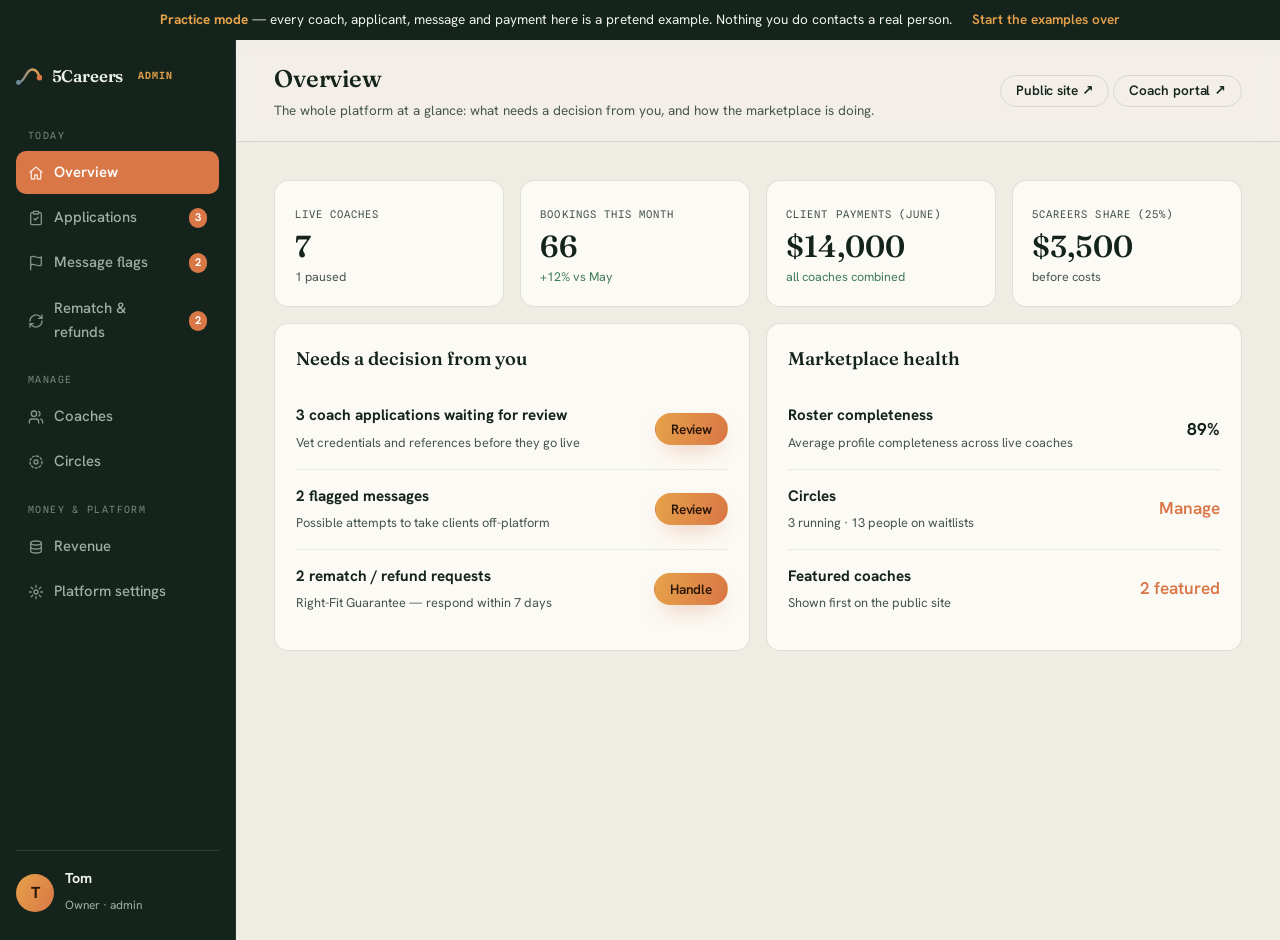
<file: admin.html>
<!DOCTYPE html>
<html lang="en">
<head>
<meta charset="UTF-8" />
<meta name="viewport" content="width=device-width, initial-scale=1.0" />
<title>Admin — 5Careers</title>
<meta name="description" content="5Careers admin: vet coach applications, manage the roster, review message flags, handle rematches and refunds, oversee Circles and revenue." />
<meta name="robots" content="noindex" />
<link rel="icon" href="assets/favicon.svg" type="image/svg+xml" />
<link rel="preconnect" href="https://fonts.googleapis.com" />
<link rel="preconnect" href="https://fonts.gstatic.com" crossorigin />
<link href="https://fonts.googleapis.com/css2?family=Fraunces:ital,opsz,wght@0,9..144,400..600;1,9..144,400..560&family=Hanken+Grotesk:wght@400;500;600;700&family=Spline+Sans+Mono:wght@400;500&display=swap" rel="stylesheet" />
<link rel="stylesheet" href="styles.css" />
<link rel="stylesheet" href="portal.css" />
<link rel="stylesheet" href="admin.css" />
</head>
<body class="portal-body admin-body">

<a class="skip-link" href="#view">Skip to content</a>

<div class="demo-banner" role="status">
  <span><strong>Practice mode</strong> — every coach, applicant, message and payment here is a pretend example. Nothing you do contacts a real person.</span>
  <button type="button" class="linkbtn" id="demoReset">Start the examples over</button>
</div>

<div class="portal">
  <aside class="psidebar">
    <a href="#/overview" class="brand" aria-label="Admin home">
      <svg class="mark" viewBox="0 0 32 32" fill="none" aria-hidden="true">
        <path d="M3 24 C 11 24, 12 8, 20 8 C 26 8, 28 14, 29 18" stroke="url(#g)" stroke-width="3" stroke-linecap="round"/>
        <circle cx="3" cy="24" r="3" fill="#6f8a98"/><circle cx="29" cy="18" r="3.4" fill="#d97746"/>
        <defs><linearGradient id="g" x1="3" y1="24" x2="29" y2="10" gradientUnits="userSpaceOnUse"><stop stop-color="#6f8a98"/><stop offset="1" stop-color="#e6a24a"/></linearGradient></defs>
      </svg>
      5Careers <span class="brand-sub">Admin</span>
    </a>

    <nav class="pnav" aria-label="Admin">
      <span class="pnav-sep">Today</span>
      <a href="#/overview" data-route="overview"><svg class="pnav-svg" viewBox="0 0 24 24" fill="none" stroke="currentColor" stroke-width="2" stroke-linecap="round" stroke-linejoin="round" aria-hidden="true"><path d="M3 11l9-8 9 8"/><path d="M5 9.5V21h5v-6h4v6h5V9.5"/></svg>Overview</a>
      <a href="#/applications" data-route="applications"><svg class="pnav-svg" viewBox="0 0 24 24" fill="none" stroke="currentColor" stroke-width="2" stroke-linecap="round" stroke-linejoin="round" aria-hidden="true"><path d="M16 4h2a2 2 0 0 1 2 2v14a2 2 0 0 1-2 2H6a2 2 0 0 1-2-2V6a2 2 0 0 1 2-2h2"/><rect x="8" y="2" width="8" height="4" rx="1"/><path d="m9 13 2 2 4-4"/></svg>Applications <span class="pnav-badge" id="badgeApps" hidden></span></a>
      <a href="#/flags" data-route="flags"><svg class="pnav-svg" viewBox="0 0 24 24" fill="none" stroke="currentColor" stroke-width="2" stroke-linecap="round" stroke-linejoin="round" aria-hidden="true"><path d="M4 15s1-1 4-1 5 2 8 2 4-1 4-1V3s-1 1-4 1-5-2-8-2-4 1-4 1z"/><path d="M4 22v-7"/></svg>Message flags <span class="pnav-badge" id="badgeFlags" hidden></span></a>
      <a href="#/rematches" data-route="rematches"><svg class="pnav-svg" viewBox="0 0 24 24" fill="none" stroke="currentColor" stroke-width="2" stroke-linecap="round" stroke-linejoin="round" aria-hidden="true"><path d="M3 12a9 9 0 0 1 15-6.7L21 8"/><path d="M21 3v5h-5"/><path d="M21 12a9 9 0 0 1-15 6.7L3 16"/><path d="M3 21v-5h5"/></svg>Rematch &amp; refunds <span class="pnav-badge" id="badgeRematch" hidden></span></a>
      <span class="pnav-sep">Manage</span>
      <a href="#/coaches" data-route="coaches"><svg class="pnav-svg" viewBox="0 0 24 24" fill="none" stroke="currentColor" stroke-width="2" stroke-linecap="round" stroke-linejoin="round" aria-hidden="true"><circle cx="9" cy="7" r="4"/><path d="M2 21v-2a4 4 0 0 1 4-4h6a4 4 0 0 1 4 4v2"/><path d="M16 3.5a4 4 0 0 1 0 7"/><path d="M22 21v-2a4 4 0 0 0-3-3.85"/></svg>Coaches</a>
      <a href="#/circles" data-route="circles"><svg class="pnav-svg" viewBox="0 0 24 24" fill="none" stroke="currentColor" stroke-width="2" stroke-linecap="round" stroke-linejoin="round" aria-hidden="true"><circle cx="12" cy="12" r="3"/><circle cx="12" cy="12" r="9" stroke-dasharray="3 3"/></svg>Circles</a>
      <span class="pnav-sep">Money &amp; platform</span>
      <a href="#/revenue" data-route="revenue"><svg class="pnav-svg" viewBox="0 0 24 24" fill="none" stroke="currentColor" stroke-width="2" stroke-linecap="round" stroke-linejoin="round" aria-hidden="true"><ellipse cx="12" cy="6" rx="8" ry="3"/><path d="M4 6v6c0 1.7 3.6 3 8 3s8-1.3 8-3V6"/><path d="M4 12v6c0 1.7 3.6 3 8 3s8-1.3 8-3v-6"/></svg>Revenue</a>
      <a href="#/settings" data-route="settings"><svg class="pnav-svg" viewBox="0 0 24 24" fill="none" stroke="currentColor" stroke-width="2" stroke-linecap="round" stroke-linejoin="round" aria-hidden="true"><circle cx="12" cy="12" r="3"/><path d="M12 2v3M12 19v3M2 12h3M19 12h3M4.9 4.9l2.2 2.2M16.9 16.9l2.2 2.2M19.1 4.9l-2.2 2.2M7.1 16.9l-2.2 2.2"/></svg>Platform settings</a>
    </nav>

    <div class="pcoach">
      <div class="admin-avatar" aria-hidden="true">T</div>
      <div><strong>Tom</strong><span>Owner · admin</span></div>
    </div>
  </aside>

  <div class="pmain">
    <header class="ptop">
      <div>
        <h1 class="ptop-title" id="viewTitle">Overview</h1>
        <p class="ptop-sub" id="viewSub"></p>
      </div>
      <div class="ptop-actions">
        <a class="btn btn-ghost btn-sm" href="index.html" target="_blank" rel="noopener" title="Opens in a new tab">Public site ↗</a>
        <a class="btn btn-ghost btn-sm" href="portal.html" target="_blank" rel="noopener" title="Opens in a new tab">Coach portal ↗</a>
      </div>
    </header>
    <main class="pview" id="view" tabindex="-1"><!-- rendered by admin.js --></main>
  </div>
</div>

<div class="toast" id="toast" role="status" hidden></div>

<script src="admin.js"></script>
</body>
</html>
</file>
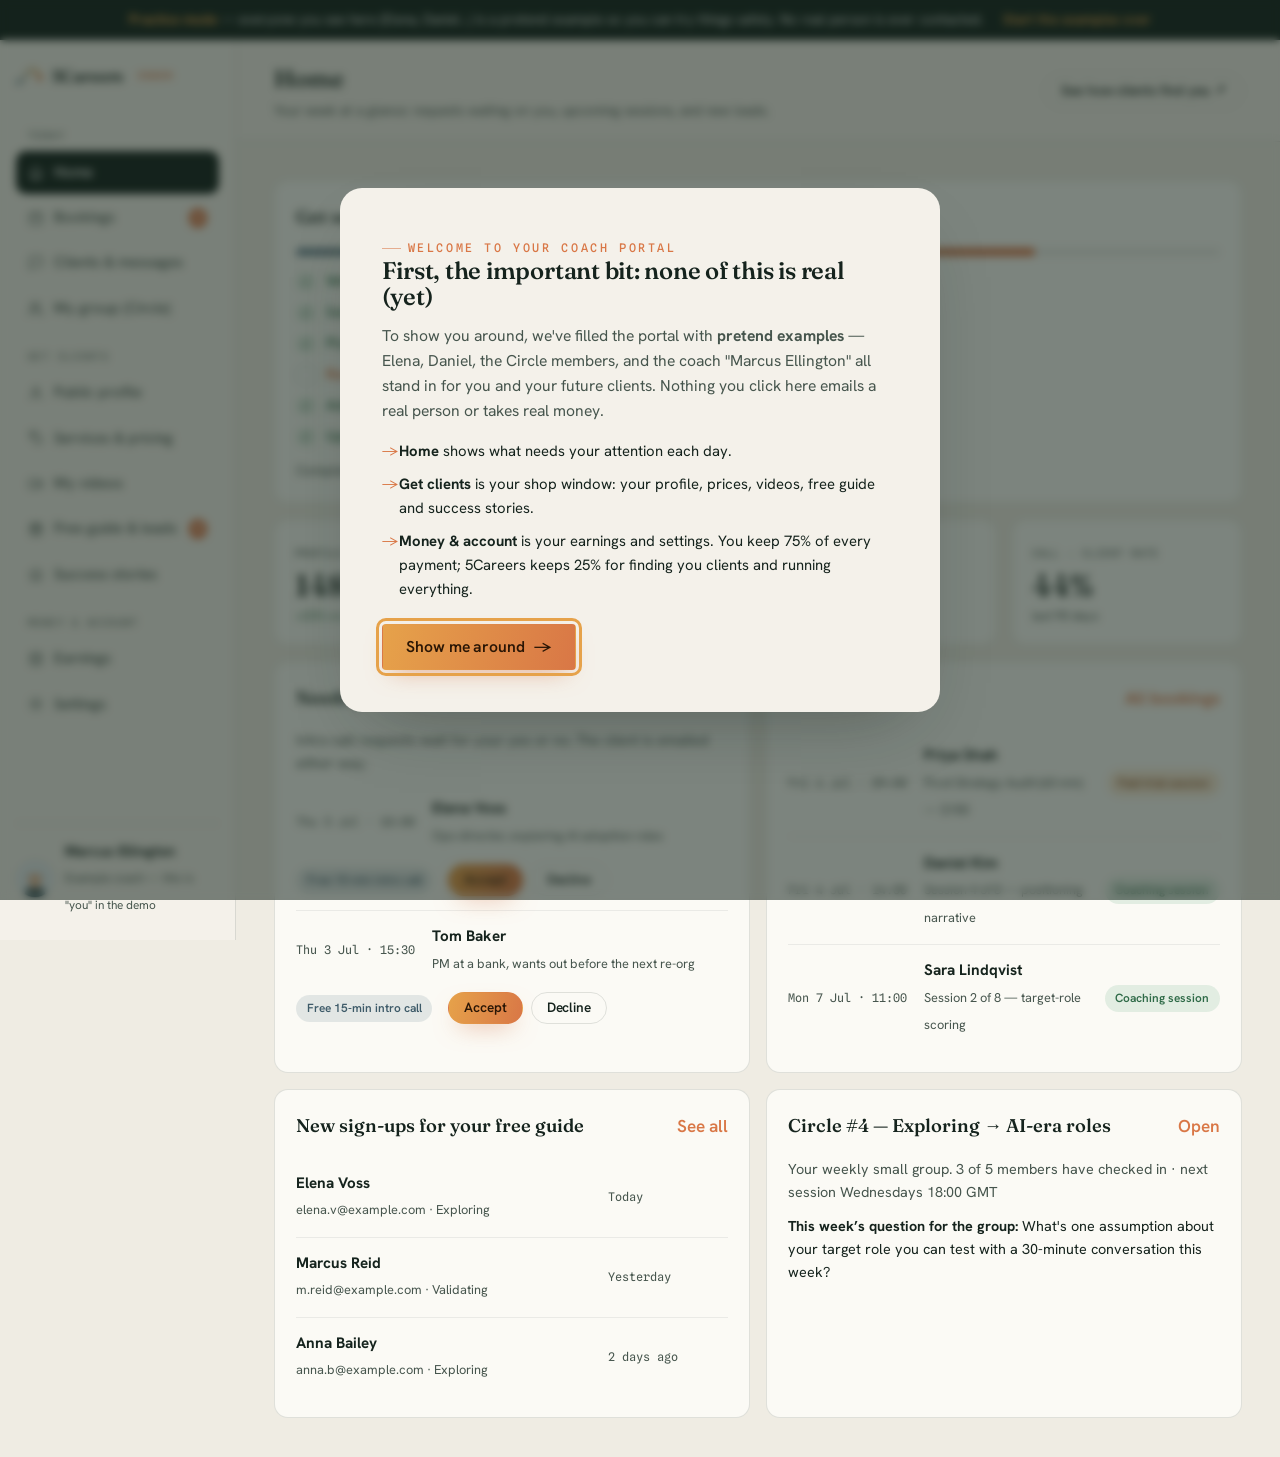
<file: portal.html>
<!DOCTYPE html>
<html lang="en">
<head>
<meta charset="UTF-8" />
<meta name="viewport" content="width=device-width, initial-scale=1.0" />
<title>Coach Portal — 5Careers</title>
<meta name="description" content="The 5Careers coach portal: manage your profile, bookings, clients, offers, content, leads, case studies, Circles and earnings." />
<meta name="robots" content="noindex" />
<link rel="icon" href="assets/favicon.svg" type="image/svg+xml" />
<link rel="preconnect" href="https://fonts.googleapis.com" />
<link rel="preconnect" href="https://fonts.gstatic.com" crossorigin />
<link href="https://fonts.googleapis.com/css2?family=Fraunces:ital,opsz,wght@0,9..144,400..600;1,9..144,400..560&family=Hanken+Grotesk:wght@400;500;600;700&family=Spline+Sans+Mono:wght@400;500&display=swap" rel="stylesheet" />
<link rel="stylesheet" href="styles.css" />
<link rel="stylesheet" href="portal.css" />
</head>
<body class="portal-body">

<a class="skip-link" href="#view">Skip to content</a>

<div class="demo-banner" role="status">
  <span><strong>Practice mode</strong> — everyone you see here (Elena, Daniel…) is a pretend example so you can try things safely. No real person is ever contacted.</span>
  <button type="button" class="linkbtn" id="demoReset">Start the examples over</button>
</div>

<div class="portal">
  <aside class="psidebar">
    <a href="#/dashboard" class="brand" aria-label="Portal home">
      <svg class="mark" viewBox="0 0 32 32" fill="none" aria-hidden="true">
        <path d="M3 24 C 11 24, 12 8, 20 8 C 26 8, 28 14, 29 18" stroke="url(#g)" stroke-width="3" stroke-linecap="round"/>
        <circle cx="3" cy="24" r="3" fill="#6f8a98"/><circle cx="29" cy="18" r="3.4" fill="#d97746"/>
        <defs><linearGradient id="g" x1="3" y1="24" x2="29" y2="10" gradientUnits="userSpaceOnUse"><stop stop-color="#6f8a98"/><stop offset="1" stop-color="#e6a24a"/></linearGradient></defs>
      </svg>
      5Careers <span class="brand-sub">Coach</span>
    </a>

    <nav class="pnav" aria-label="Portal">
      <span class="pnav-sep">Today</span>
      <a href="#/dashboard" data-route="dashboard"><svg class="pnav-svg" viewBox="0 0 24 24" fill="none" stroke="currentColor" stroke-width="2" stroke-linecap="round" stroke-linejoin="round" aria-hidden="true"><path d="M3 11l9-8 9 8"/><path d="M5 9.5V21h5v-6h4v6h5V9.5"/></svg>Home</a>
      <a href="#/bookings" data-route="bookings"><svg class="pnav-svg" viewBox="0 0 24 24" fill="none" stroke="currentColor" stroke-width="2" stroke-linecap="round" stroke-linejoin="round" aria-hidden="true"><rect x="3" y="5" width="18" height="16" rx="2"/><path d="M16 3v4M8 3v4M3 11h18"/></svg>Bookings <span class="pnav-badge" id="badgeBookings" hidden></span></a>
      <a href="#/clients" data-route="clients"><svg class="pnav-svg" viewBox="0 0 24 24" fill="none" stroke="currentColor" stroke-width="2" stroke-linecap="round" stroke-linejoin="round" aria-hidden="true"><path d="M21 15a2 2 0 0 1-2 2H7l-4 4V5a2 2 0 0 1 2-2h14a2 2 0 0 1 2 2z"/></svg>Clients &amp; messages</a>
      <a href="#/circle" data-route="circle"><svg class="pnav-svg" viewBox="0 0 24 24" fill="none" stroke="currentColor" stroke-width="2" stroke-linecap="round" stroke-linejoin="round" aria-hidden="true"><circle cx="9" cy="7" r="4"/><path d="M2 21v-2a4 4 0 0 1 4-4h6a4 4 0 0 1 4 4v2"/><path d="M16 3.5a4 4 0 0 1 0 7"/><path d="M22 21v-2a4 4 0 0 0-3-3.85"/></svg>My group (Circle)</a>
      <span class="pnav-sep">Get clients</span>
      <a href="#/profile" data-route="profile"><svg class="pnav-svg" viewBox="0 0 24 24" fill="none" stroke="currentColor" stroke-width="2" stroke-linecap="round" stroke-linejoin="round" aria-hidden="true"><circle cx="12" cy="8" r="4"/><path d="M4 21c0-4 4-6 8-6s8 2 8 6"/></svg>Public profile</a>
      <a href="#/offers" data-route="offers"><svg class="pnav-svg" viewBox="0 0 24 24" fill="none" stroke="currentColor" stroke-width="2" stroke-linecap="round" stroke-linejoin="round" aria-hidden="true"><path d="M20.6 13.4 11 3H4v7l9.6 10.4a2 2 0 0 0 2.8 0l4.2-4.2a2 2 0 0 0 0-2.8z"/><circle cx="7.5" cy="7.5" r="1.5"/></svg>Services &amp; pricing</a>
      <a href="#/content" data-route="content"><svg class="pnav-svg" viewBox="0 0 24 24" fill="none" stroke="currentColor" stroke-width="2" stroke-linecap="round" stroke-linejoin="round" aria-hidden="true"><rect x="2" y="6" width="13" height="12" rx="2"/><path d="m15 10 6-3v10l-6-3"/></svg>My videos</a>
      <a href="#/leads" data-route="leads"><svg class="pnav-svg" viewBox="0 0 24 24" fill="none" stroke="currentColor" stroke-width="2" stroke-linecap="round" stroke-linejoin="round" aria-hidden="true"><rect x="3" y="8" width="18" height="4"/><path d="M12 8v13M5 12v9h14v-9"/><path d="M12 8s-1.5-4.5-4.5-4.5S5.5 8 12 8zM12 8s1.5-4.5 4.5-4.5S18.5 8 12 8z"/></svg>Free guide &amp; leads <span class="pnav-badge" id="badgeLeads" hidden></span></a>
      <a href="#/cases" data-route="cases"><svg class="pnav-svg" viewBox="0 0 24 24" fill="none" stroke="currentColor" stroke-width="2" stroke-linecap="round" stroke-linejoin="round" aria-hidden="true"><path d="m12 2 3 6.5 7 .8-5.2 4.7 1.5 6.9L12 17l-6.3 3.9 1.5-6.9L2 9.3l7-.8z"/></svg>Success stories</a>
      <span class="pnav-sep">Money &amp; account</span>
      <a href="#/earnings" data-route="earnings"><svg class="pnav-svg" viewBox="0 0 24 24" fill="none" stroke="currentColor" stroke-width="2" stroke-linecap="round" stroke-linejoin="round" aria-hidden="true"><ellipse cx="12" cy="6" rx="8" ry="3"/><path d="M4 6v6c0 1.7 3.6 3 8 3s8-1.3 8-3V6"/><path d="M4 12v6c0 1.7 3.6 3 8 3s8-1.3 8-3v-6"/></svg>Earnings</a>
      <a href="#/settings" data-route="settings"><svg class="pnav-svg" viewBox="0 0 24 24" fill="none" stroke="currentColor" stroke-width="2" stroke-linecap="round" stroke-linejoin="round" aria-hidden="true"><circle cx="12" cy="12" r="3"/><path d="M12 2v3M12 19v3M2 12h3M19 12h3M4.9 4.9l2.2 2.2M16.9 16.9l2.2 2.2M19.1 4.9l-2.2 2.2M7.1 16.9l-2.2 2.2"/></svg>Settings</a>
    </nav>

    <div class="pcoach">
      <img src="assets/coaches/coach-1.svg" alt="" width="38" height="38" />
      <div><strong>Marcus Ellington</strong><span>Example coach — this is "you" in the demo</span></div>
    </div>
  </aside>

  <div class="pmain">
    <header class="ptop">
      <div>
        <h1 class="ptop-title" id="viewTitle">Home</h1>
        <p class="ptop-sub" id="viewSub"></p>
      </div>
      <div class="ptop-actions">
        <a class="btn btn-ghost btn-sm" href="index.html#coaches" target="_blank" rel="noopener" title="Opens the public site in a new tab">See how clients find you ↗</a>
      </div>
    </header>
    <main class="pview" id="view" tabindex="-1"><!-- rendered by portal.js --></main>
  </div>
</div>

<div class="toast" id="toast" role="status" hidden></div>

<!-- first-visit welcome -->
<div class="modal-overlay" id="welcome" hidden>
  <div class="modal" role="dialog" aria-modal="true" aria-labelledby="welcomeTitle">
    <span class="eyebrow">Welcome to your coach portal</span>
    <h3 class="mm-q" id="welcomeTitle">First, the important bit: none of this is real (yet)</h3>
    <p class="mm-sub" style="margin-top:.8rem">To show you around, we've filled the portal with <strong>pretend examples</strong> — Elena, Daniel, the Circle members, and the coach "Marcus Ellington" all stand in for you and your future clients. Nothing you click here emails a real person or takes real money.</p>
    <ul class="welcome-list">
      <li><strong>Home</strong> shows what needs your attention each day.</li>
      <li><strong>Get clients</strong> is your shop window: your profile, prices, videos, free guide and success stories.</li>
      <li><strong>Money &amp; account</strong> is your earnings and settings. You keep 75% of every payment; 5Careers keeps 25% for finding you clients and running everything.</li>
    </ul>
    <div style="display:flex;gap:.8rem;flex-wrap:wrap;margin-top:1.4rem">
      <button type="button" class="btn btn-primary" id="welcomeGo">Show me around <span class="arrow">→</span></button>
    </div>
  </div>
</div>

<script src="portal.js"></script>
</body>
</html>
</file>
<file: styles.css>
/* ==========================================================================
   5Careers — career-change coaching marketplace marketing site
   Design system + styles. Hand-authored, no framework.
   ========================================================================== */

:root {
  /* Color — a warm editorial canvas with a dusk→dawn signature thread.
     The thread color travels from cool "stuck" to warm "arrived", encoding
     the core promise: your experience carries through the change. */
  --ink:        #15231d;  /* deep pine-ink: dark sections, headings */
  --ink-2:      #243a31;  /* softer ink for dark-section surfaces */
  --ink-soft:   #46554d;  /* muted body text on light */
  --paper:      #f4f1ea;  /* warm paper: primary light background */
  --paper-2:    #fbfaf5;  /* lifted cards on light */
  --line:       rgba(21, 35, 29, 0.12);
  --line-soft:  rgba(21, 35, 29, 0.07);

  --dusk:       #6f8a98;  /* cool slate — the "before" end of the thread */
  --dawn:       #e6a24a;  /* warm amber — the signature accent / "after" */
  --dawn-deep:  #d97746;  /* coral-amber for depth in gradients */
  --dawn-soft:  #f4d9ac;

  --paper-on-dark: #eef1ec;
  --muted-on-dark: #9fb0a6;

  /* Type */
  --display: "Fraunces", Georgia, "Times New Roman", serif;
  --sans: "Hanken Grotesk", system-ui, -apple-system, "Segoe UI", sans-serif;
  --mono: "Spline Sans Mono", ui-monospace, "SFMono-Regular", monospace;

  /* Space + shape */
  --wrap: 1140px;
  --radius: 14px;
  --radius-lg: 22px;
  --shadow: 0 1px 2px rgba(21,35,29,.05), 0 18px 40px -24px rgba(21,35,29,.28);
  --shadow-lg: 0 30px 70px -34px rgba(21,35,29,.42);

  --ease: cubic-bezier(.22,.61,.36,1);
}

/* ----------------------------------------------------------------- reset */
*, *::before, *::after { box-sizing: border-box; }
* { margin: 0; }
html { scroll-behavior: smooth; -webkit-text-size-adjust: 100%; }
body {
  font-family: var(--sans);
  background: var(--paper);
  color: var(--ink);
  line-height: 1.6;
  font-size: clamp(1rem, 0.96rem + 0.2vw, 1.075rem);
  -webkit-font-smoothing: antialiased;
  text-rendering: optimizeLegibility;
  overflow-x: hidden;
}
img, svg { display: block; max-width: 100%; }
a { color: inherit; text-decoration: none; }
button { font: inherit; cursor: pointer; }
::selection { background: var(--dawn); color: var(--ink); }

/* --------------------------------------------------------------- helpers */
.wrap { width: 100%; max-width: var(--wrap); margin-inline: auto; padding-inline: clamp(1.25rem, 4vw, 2.5rem); }
.eyebrow {
  font-family: var(--mono);
  font-size: 0.74rem;
  letter-spacing: 0.22em;
  text-transform: uppercase;
  color: var(--dawn-deep);
  display: inline-flex;
  align-items: center;
  gap: .6em;
  font-weight: 500;
}
.eyebrow::before {
  content: "";
  width: 1.6em; height: 1px;
  background: var(--dawn-deep);
  opacity: .55;
}
.section { padding-block: clamp(4.5rem, 9vw, 8rem); position: relative; }
.section-head { max-width: 46rem; }
.section-head h2 {
  font-family: var(--display);
  font-weight: 540;
  font-optical-sizing: auto;
  font-size: clamp(2rem, 1.2rem + 3vw, 3.25rem);
  line-height: 1.05;
  letter-spacing: -0.018em;
  margin-top: 1.1rem;
}
.section-head p { color: var(--ink-soft); font-size: 1.12rem; margin-top: 1.1rem; max-width: 38rem; }

h1,h2,h3 { font-family: var(--display); font-weight: 540; font-optical-sizing: auto; }
.lead { font-size: 1.18rem; color: var(--ink-soft); }

/* reveal-on-scroll */
.reveal { opacity: 0; transform: translateY(22px); transition: opacity .7s var(--ease), transform .7s var(--ease); }
.reveal.in { opacity: 1; transform: none; }

/* ---------------------------------------------------------------- buttons */
.btn {
  display: inline-flex; align-items: center; gap: .55em;
  padding: .92em 1.5em;
  border-radius: 100px;
  font-weight: 600;
  font-size: .98rem;
  letter-spacing: -0.005em;
  border: 1px solid transparent;
  transition: transform .25s var(--ease), box-shadow .25s var(--ease), background .25s var(--ease), color .25s var(--ease);
  line-height: 1;
}
.btn .arrow { transition: transform .25s var(--ease); }
.btn:hover .arrow { transform: translateX(4px); }
.btn-primary {
  background: linear-gradient(105deg, var(--dawn) 0%, var(--dawn-deep) 100%);
  color: #2a1605;
  box-shadow: 0 10px 24px -10px rgba(217,119,70,.6);
}
.btn-primary:hover { transform: translateY(-2px); box-shadow: 0 16px 30px -12px rgba(217,119,70,.7); }
.btn-ghost {
  background: transparent;
  color: var(--ink);
  border-color: var(--line);
}
.btn-ghost:hover { border-color: var(--ink); transform: translateY(-2px); }
.on-dark .btn-ghost, .btn-ghost.on-dark { color: var(--paper-on-dark); border-color: rgba(238,241,236,.28); }
.on-dark .btn-ghost:hover { border-color: var(--paper-on-dark); }
.btn-lg { padding: 1.05em 1.8em; font-size: 1.05rem; }

a.textlink { color: var(--dawn-deep); font-weight: 600; border-bottom: 1px solid transparent; transition: border-color .2s; }
a.textlink:hover { border-color: var(--dawn-deep); }

:focus-visible { outline: 3px solid var(--dawn); outline-offset: 3px; border-radius: 4px; }

/* ============================================================= nav */
.nav {
  position: sticky; top: 0; z-index: 50;
  background: color-mix(in srgb, var(--paper) 82%, transparent);
  backdrop-filter: blur(12px);
  border-bottom: 1px solid transparent;
  transition: border-color .3s, background .3s;
}
.nav.stuck { border-bottom-color: var(--line); }
.nav-inner { display: flex; align-items: center; justify-content: space-between; gap: 1rem; height: 72px; }
.brand { display: inline-flex; align-items: center; gap: .6rem; font-family: var(--display); font-weight: 600; font-size: 1.2rem; letter-spacing: -0.01em; }
.brand .mark { width: 26px; height: 26px; flex: none; }
.nav-links { display: flex; align-items: center; gap: 2rem; }
.nav-links a { font-size: .95rem; color: var(--ink-soft); font-weight: 500; transition: color .2s; }
.nav-links a:hover { color: var(--ink); }
.nav-cta { display: flex; align-items: center; gap: 1rem; }
.nav-toggle { display: none; background: none; border: 0; padding: .4rem; }
@media (max-width: 880px) {
  .nav-links { display: none; }
  .nav-cta .btn-ghost { display: none; }
}

/* ============================================================= hero */
.hero { position: relative; padding-top: clamp(3rem, 6vw, 5.5rem); padding-bottom: clamp(3.5rem, 7vw, 6rem); overflow: hidden; }
.hero-grid { display: grid; grid-template-columns: 1.15fr .85fr; gap: clamp(2rem, 5vw, 4.5rem); align-items: center; }
.hero h1 {
  font-size: clamp(2.5rem, 1.2rem + 5vw, 4.6rem);
  line-height: 1.02;
  letter-spacing: -0.028em;
  font-weight: 560;
}
.hero h1 em { font-style: italic; color: var(--dawn-deep); }
.hero .lead { margin-top: 1.5rem; max-width: 34rem; }
.hero-actions { display: flex; flex-wrap: wrap; gap: .9rem; margin-top: 2.1rem; align-items: center; }
.hero-reassure { margin-top: 1.1rem; font-size: .9rem; color: var(--ink-soft); display: flex; align-items: center; gap: .5rem; }
.hero-reassure svg { color: var(--dawn-deep); flex: none; }

/* hero visual: the dusk→dawn thread, drawn */
.hero-visual { position: relative; aspect-ratio: 4/5; min-height: 360px; }
.hero-card {
  position: absolute; background: var(--paper-2);
  border: 1px solid var(--line); border-radius: var(--radius);
  box-shadow: var(--shadow); padding: 1rem 1.15rem;
  display: flex; flex-direction: column; gap: .25rem;
  max-width: 14.5rem;
}
.hero-card .role { font-family: var(--display); font-size: 1.05rem; font-weight: 560; }
.hero-card .meta { font-family: var(--mono); font-size: .72rem; letter-spacing: .04em; color: var(--ink-soft); text-transform: uppercase; }
.hero-card.from { top: 4%; left: 0; }
.hero-card.from .meta { color: var(--dusk); }
.hero-card.to { bottom: 4%; right: 0; border-color: rgba(217,119,70,.4); }
.hero-card.to .meta { color: var(--dawn-deep); }
.hero-card .tag { font-size: .78rem; color: var(--ink-soft); }
.hero-thread { position: absolute; inset: 0; width: 100%; height: 100%; z-index: -1; overflow: visible; }

@media (max-width: 900px) {
  .hero-grid { grid-template-columns: 1fr; }
  .hero-visual { order: -1; aspect-ratio: 3/2; min-height: 280px; max-width: 460px; }
}

/* hero direction chevrons: generated by JS ON the thread path itself, so they
   always sit on the curve and point along it. A staggered opacity wave makes
   them "travel" toward the destination card. */
.thread-chev path { fill: none; stroke-width: 2.6; stroke-linecap: round; stroke-linejoin: round; }
.thread-chev { opacity: .15; animation: chevFlow 1.8s linear infinite; }
@keyframes chevFlow { 0%, 100% { opacity: .15; } 35% { opacity: 1; } }

/* trust strip */
.trust { border-block: 1px solid var(--line); }
.trust .wrap { display: flex; align-items: center; gap: clamp(1rem,4vw,3rem); flex-wrap: wrap; padding-block: 1.4rem; }
.trust .label { font-family: var(--mono); font-size: .72rem; text-transform: uppercase; letter-spacing: .16em; color: var(--ink-soft); }
.trust ul { list-style: none; padding: 0; display: flex; flex-wrap: wrap; gap: clamp(1rem,3vw,2.4rem); }
.trust li { display: flex; align-items: center; gap: .55rem; font-size: .92rem; font-weight: 500; color: var(--ink-soft); }
.trust li svg { color: var(--dawn-deep); flex: none; }

/* ===================================================== throughline rail */
.rail {
  position: fixed; left: max(1.5rem, calc((100vw - var(--wrap)) / 2 - 1.6rem));
  top: 0; bottom: 0; width: 2px; z-index: 5;
  pointer-events: none;
}
.rail-track { position: absolute; inset: 0; background: var(--line); border-radius: 2px; }
.rail-fill {
  position: absolute; top: 0; left: 0; width: 100%; height: 0%;
  background: linear-gradient(var(--dusk) 0%, #b98c69 45%, var(--dawn) 78%, var(--dawn-deep) 100%);
  border-radius: 2px;
  transition: height .12s linear;
}
.rail-fill::after {
  content: ""; position: absolute; bottom: -4px; left: 50%; translate: -50% 0;
  width: 9px; height: 9px; border-radius: 50%;
  background: var(--dawn); box-shadow: 0 0 0 4px color-mix(in srgb, var(--dawn) 30%, transparent);
}
@media (max-width: 1180px) { .rail { display: none; } }
@media (prefers-reduced-motion: reduce) { .rail-fill { transition: none; } }

/* ============================================================= problem (dark) */
.problem { background: var(--ink); color: var(--paper-on-dark); }
.problem .eyebrow { color: var(--dawn); }
.problem .eyebrow::before { background: var(--dawn); }
.problem h2 { color: var(--paper-on-dark); }
.mirror { display: grid; grid-template-columns: repeat(3,1fr); gap: 1.25rem; margin-top: 3rem; }
.mirror blockquote {
  background: var(--ink-2); border: 1px solid rgba(238,241,236,.08);
  border-radius: var(--radius); padding: 1.6rem;
  font-family: var(--display); font-size: 1.18rem; line-height: 1.4; font-weight: 440;
  position: relative;
}
.mirror blockquote .q { color: var(--dawn); font-size: 2.4rem; line-height: 0; position: relative; top: .55rem; margin-right: .1rem; font-family: var(--display); }
.problem .villain { margin-top: 2.6rem; font-size: 1.25rem; max-width: 44rem; color: var(--paper-on-dark); }
.problem .villain strong { color: var(--dawn); font-weight: 600; }
@media (max-width: 760px) { .mirror { grid-template-columns: 1fr; } }

/* ============================================================= reframe */
.reframe .big {
  font-family: var(--display); font-weight: 540;
  font-size: clamp(1.8rem, 1rem + 3vw, 3rem); line-height: 1.1; letter-spacing: -0.02em;
  max-width: 30rem;
}
.reframe .big em { font-style: italic; color: var(--dawn-deep); }
.reframe-grid { display: grid; grid-template-columns: 1fr 1fr; gap: clamp(2rem,5vw,4rem); align-items: center; }
.pillars { display: grid; gap: 1rem; }
.pillar { display: flex; gap: 1rem; padding: 1.3rem; background: var(--paper-2); border: 1px solid var(--line); border-radius: var(--radius); transition: transform .3s var(--ease), box-shadow .3s var(--ease); }
.pillar:hover { transform: translateY(-3px); box-shadow: var(--shadow); }
.pillar .n { font-family: var(--mono); font-size: .8rem; color: var(--dawn-deep); padding-top: .2rem; }
.pillar h3 { font-size: 1.16rem; font-weight: 560; }
.pillar p { color: var(--ink-soft); font-size: .98rem; margin-top: .3rem; }
@media (max-width: 820px) { .reframe-grid { grid-template-columns: 1fr; } }

/* ============================================================= method (PIVOT) */
.method { background: linear-gradient(180deg, var(--paper) 0%, #efe9dd 100%); }
.phases { margin-top: 3.2rem; position: relative; display: grid; gap: 1.1rem; }
.phases::before {
  content: ""; position: absolute; left: 27px; top: 12px; bottom: 12px; width: 2px;
  background: linear-gradient(var(--dusk), var(--dawn-deep));
  border-radius: 2px;
}
.phase {
  position: relative; display: grid; grid-template-columns: 56px 1fr; gap: 1.2rem; align-items: start;
  padding: 1.2rem 1.4rem 1.2rem 0;
}
.phase .node {
  width: 56px; height: 56px; border-radius: 50%; flex: none;
  background: var(--paper-2); border: 2px solid var(--line);
  display: grid; place-items: center; font-family: var(--display); font-weight: 600; font-size: 1.25rem;
  color: var(--ink); z-index: 1; position: relative;
  transition: border-color .4s var(--ease), color .4s var(--ease), background .4s var(--ease);
}
.phase.in .node { border-color: var(--dawn); background: #fff; }
.phase .letter { color: var(--dawn-deep); }
.phase h3 { font-size: 1.3rem; font-weight: 560; }
.phase h3 span { color: var(--ink-soft); font-weight: 440; font-style: italic; font-size: 1.05rem; }
.phase p { color: var(--ink-soft); margin-top: .35rem; max-width: 44rem; }
@media (max-width:600px){ .phase{ grid-template-columns: 44px 1fr; gap:1rem;} .phase .node{width:44px;height:44px;font-size:1.05rem;} .phases::before{left:21px;} }

/* ============================================================= roles */
.roles-grid { display: grid; grid-template-columns: repeat(3,1fr); gap: 1.1rem; margin-top: 3rem; }
.role-group { background: var(--paper-2); border: 1px solid var(--line); border-radius: var(--radius-lg); padding: 1.6rem; transition: transform .3s var(--ease), box-shadow .3s var(--ease); }
.role-group:hover { transform: translateY(-4px); box-shadow: var(--shadow); }
.role-group h3 { font-size: 1.18rem; font-weight: 560; display: flex; align-items: center; gap: .6rem; }
.role-group h3 .dot { width: 10px; height: 10px; border-radius: 50%; flex:none; }
.role-group .why { font-size: .88rem; color: var(--ink-soft); margin-top: .5rem; margin-bottom: 1.1rem; }
.role-group ul { list-style: none; padding: 0; display: grid; gap: .55rem; }
.role-group li { font-size: .96rem; padding-left: 1.3rem; position: relative; }
.role-group li::before { content: "→"; position: absolute; left: 0; color: var(--dawn-deep); }
@media (max-width: 900px){ .roles-grid{ grid-template-columns: 1fr; } }

/* ============================================================= stories */
.stories-grid { display: grid; grid-template-columns: repeat(2,1fr); gap: 1.1rem; margin-top: 3rem; }
.story { border: 1px solid var(--line); border-radius: var(--radius); padding: 1.5rem; background: var(--paper-2); }
.story .path { display: flex; align-items: center; gap: .7rem; font-family: var(--display); font-size: 1.12rem; font-weight: 540; flex-wrap: wrap; }
.story .path .to { color: var(--dawn-deep); }
.story .path .sep { color: var(--dusk); }
.story p { color: var(--ink-soft); font-size: .96rem; margin-top: .7rem; }
.story .who { font-family: var(--mono); font-size: .72rem; text-transform: uppercase; letter-spacing: .08em; color: var(--ink-soft); margin-top: .9rem; }
.disclaimer { font-size: .82rem; color: var(--ink-soft); margin-top: 1.4rem; font-style: italic; }
@media (max-width: 720px){ .stories-grid{ grid-template-columns: 1fr; } }

/* ============================================================= fit */
.fit-grid { display: grid; grid-template-columns: 1fr 1fr; gap: 1.25rem; margin-top: 3rem; }
.fit-col { border-radius: var(--radius-lg); padding: 1.8rem; border: 1px solid var(--line); }
.fit-col.yes { background: var(--paper-2); }
.fit-col.no { background: transparent; }
.fit-col h3 { font-size: 1.2rem; display: flex; align-items: center; gap: .6rem; }
.fit-col ul { list-style: none; padding: 0; margin-top: 1.1rem; display: grid; gap: .8rem; }
.fit-col li { display: flex; gap: .7rem; align-items: flex-start; font-size: 1rem; }
.fit-col li svg { flex: none; margin-top: .15rem; }
.fit-col.yes svg { color: #4c9a6a; }
.fit-col.no { color: var(--ink-soft); }
.fit-col.no svg { color: var(--dusk); }
@media (max-width: 720px){ .fit-grid{ grid-template-columns: 1fr; } }

/* ============================================================= compare */
.compare-wrap { margin-top: 3rem; overflow-x: auto; border: 1px solid var(--line); border-radius: var(--radius-lg); }
table.compare { width: 100%; border-collapse: collapse; min-width: 640px; }
table.compare th, table.compare td { padding: 1.1rem 1.25rem; text-align: left; border-bottom: 1px solid var(--line-soft); font-size: .95rem; }
table.compare thead th { font-family: var(--mono); font-size: .72rem; text-transform: uppercase; letter-spacing: .08em; color: var(--ink-soft); font-weight: 500; }
table.compare thead th.us { color: var(--dawn-deep); }
table.compare tbody th { font-weight: 560; color: var(--ink); }
table.compare td.us { background: color-mix(in srgb, var(--dawn) 9%, transparent); font-weight: 600; }
table.compare tr:last-child td, table.compare tr:last-child th { border-bottom: 0; }
.tick { color: #4c9a6a; } .cross { color: var(--dusk); }

/* ============================================================= offer */
.offer { background: var(--ink); color: var(--paper-on-dark); }
.offer .eyebrow { color: var(--dawn); } .offer .eyebrow::before { background: var(--dawn); }
.offer h2 { color: var(--paper-on-dark); }
.offer-grid { display: grid; grid-template-columns: 1.1fr .9fr; gap: clamp(2rem,5vw,3.5rem); margin-top: 2.6rem; align-items: start; }
.includes { list-style: none; padding: 0; display: grid; gap: .9rem; }
.includes li { display: flex; gap: .8rem; align-items: flex-start; }
.includes li svg { color: var(--dawn); flex: none; margin-top: .2rem; }
.guarantee {
  background: var(--ink-2); border: 1px solid rgba(230,162,74,.35);
  border-radius: var(--radius-lg); padding: 1.8rem;
}
.guarantee .seal { font-family: var(--mono); font-size: .72rem; letter-spacing: .14em; text-transform: uppercase; color: var(--dawn); }
.guarantee h3 { color: var(--paper-on-dark); font-size: 1.4rem; margin-top: .6rem; }
.guarantee p { color: var(--muted-on-dark); margin-top: .7rem; font-size: .98rem; }
.offer .founding { margin-top: 1.6rem; font-size: .92rem; color: var(--muted-on-dark); }
.offer .founding strong { color: var(--dawn); }
@media (max-width: 820px){ .offer-grid{ grid-template-columns: 1fr; } }

/* ============================================================= faq */
.faq-list { margin-top: 2.6rem; border-top: 1px solid var(--line); }
.faq-item { border-bottom: 1px solid var(--line); }
.faq-q { width: 100%; text-align: left; background: none; border: 0; padding: 1.4rem 0; display: flex; justify-content: space-between; align-items: center; gap: 1rem; font-family: var(--display); font-size: 1.18rem; font-weight: 540; color: var(--ink); }
.faq-q .pm { flex: none; width: 24px; height: 24px; position: relative; transition: transform .3s var(--ease); }
.faq-q .pm::before, .faq-q .pm::after { content:""; position:absolute; top:50%; left:50%; translate:-50% -50%; background: var(--dawn-deep); border-radius: 2px; }
.faq-q .pm::before { width: 14px; height: 2px; }
.faq-q .pm::after { width: 2px; height: 14px; transition: transform .3s var(--ease); }
.faq-item[open] .pm::after { transform: rotate(90deg); }
.faq-a { padding: 0 0 1.5rem; color: var(--ink-soft); max-width: 48rem; }
.faq-a a { color: var(--dawn-deep); font-weight: 600; }
details > summary { list-style: none; } details > summary::-webkit-details-marker { display: none; }

/* ============================================================= final cta */
.final { position: relative; overflow: hidden; background: var(--ink); color: var(--paper-on-dark); text-align: center; }
.final .glow { position: absolute; left: 50%; top: 120%; translate: -50% -50%; width: 120vw; height: 120vw; max-width: 1100px; max-height: 1100px; background: radial-gradient(circle, rgba(230,162,74,.28), transparent 60%); pointer-events: none; }
.final-inner { position: relative; max-width: 40rem; margin-inline: auto; }
.final h2 { color: var(--paper-on-dark); font-size: clamp(2.1rem, 1.2rem + 3.4vw, 3.6rem); line-height: 1.04; letter-spacing: -0.02em; }
.final h2 em { font-style: italic; color: var(--dawn); }
.final p { color: var(--muted-on-dark); font-size: 1.15rem; margin-top: 1.2rem; }
.final .hero-actions { justify-content: center; }
.final-reassure { margin-top: 1.3rem; font-size: .9rem; color: var(--muted-on-dark); }

/* ============================================================= footer */
.footer { background: var(--ink); color: var(--muted-on-dark); border-top: 1px solid rgba(238,241,236,.08); padding-block: 3.5rem 2.5rem; }
.footer-grid { display: flex; justify-content: space-between; gap: 2rem; flex-wrap: wrap; }
.footer .brand { color: var(--paper-on-dark); }
.footer-cols { display: flex; gap: clamp(2rem,6vw,5rem); flex-wrap: wrap; }
.footer-cols h4 { font-family: var(--mono); font-size: .72rem; text-transform: uppercase; letter-spacing: .12em; color: var(--paper-on-dark); margin-bottom: .9rem; font-weight: 500; }
.footer-cols ul { list-style: none; padding: 0; display: grid; gap: .6rem; }
.footer-cols a { font-size: .92rem; transition: color .2s; }
.footer-cols a:hover { color: var(--paper-on-dark); }
.footer-bottom { margin-top: 3rem; padding-top: 1.6rem; border-top: 1px solid rgba(238,241,236,.08); display: flex; justify-content: space-between; gap: 1rem; flex-wrap: wrap; font-size: .82rem; }
.footer-tagline { max-width: 18rem; margin-top: .9rem; font-size: .92rem; line-height: 1.5; }

/* ============================================================= how it works (steps) */
.how { background: linear-gradient(180deg, var(--paper) 0%, #efe9dd 100%); }
.steps { display: grid; grid-template-columns: repeat(3, 1fr); gap: 1.25rem; margin-top: 3.2rem; position: relative; }
.steps::before {
  content: ""; position: absolute; top: 28px; left: 12%; right: 12%; height: 2px;
  background: linear-gradient(90deg, var(--dusk), var(--dawn-deep)); opacity: .5;
}
.step { position: relative; }
.step .step-n {
  width: 56px; height: 56px; border-radius: 50%; background: #fff;
  border: 2px solid var(--dawn); color: var(--dawn-deep);
  display: grid; place-items: center; font-family: var(--display); font-weight: 600; font-size: 1.4rem;
  position: relative; z-index: 1;
}
.step h3 { font-size: 1.22rem; font-weight: 560; margin-top: 1.1rem; }
.step p { color: var(--ink-soft); margin-top: .45rem; max-width: 22rem; }
.how-cta { margin-top: 2.8rem; }
@media (max-width: 800px){ .steps{ grid-template-columns: 1fr; gap: 1.6rem; } .steps::before{ display:none; } }

/* ============================================================= coaches */
.chips { display: flex; flex-wrap: wrap; gap: .55rem; margin-top: 2.2rem; }
.chip {
  padding: .55em 1.05em; border-radius: 100px; border: 1px solid var(--line);
  background: var(--paper-2); color: var(--ink-soft); font-size: .86rem; font-weight: 600;
  transition: background .2s var(--ease), color .2s var(--ease), border-color .2s var(--ease), transform .2s var(--ease);
}
.chip:hover { border-color: var(--ink); color: var(--ink); }
.chip.active { background: var(--ink); color: var(--paper-on-dark); border-color: var(--ink); }

.coaches-grid { display: grid; grid-template-columns: repeat(4, 1fr); gap: 1.1rem; margin-top: 2rem; }
.coach {
  background: var(--paper-2); border: 1px solid var(--line); border-radius: var(--radius-lg);
  padding: 1.7rem 1.4rem; text-align: center;
  display: flex; flex-direction: column; align-items: center;
  transition: transform .3s var(--ease), box-shadow .3s var(--ease), border-color .3s var(--ease);
}
.coach:hover { transform: translateY(-4px); box-shadow: var(--shadow); border-color: rgba(217,119,70,.35); }
.coach[hidden] { display: none; }
.coach .avatar {
  width: 92px; height: 92px; border-radius: 50%; object-fit: cover;
  border: 1px solid var(--line); background: var(--paper);
}
.coach .name { font-family: var(--display); font-size: 1.16rem; font-weight: 560; margin-top: 1rem; }
.coach .cred { font-family: var(--mono); font-size: .68rem; letter-spacing: .06em; text-transform: uppercase; color: var(--dawn-deep); margin-top: .3rem; }
.coach .pivot { font-size: .92rem; margin-top: .8rem; line-height: 1.4; }
.pivot .sep { color: var(--dusk); margin: 0 .15rem; }
.pivot .to { color: var(--dawn-deep); font-weight: 600; }
.coach .madeit { display: inline-flex; align-items: center; gap: .35rem; font-size: .74rem; color: #4c9a6a; margin-top: .7rem; font-weight: 600; }
.coach .tags { display: flex; flex-wrap: wrap; gap: .4rem; justify-content: center; margin-top: .9rem; }
.coach .tag { font-size: .72rem; background: var(--paper); border: 1px solid var(--line); border-radius: 100px; padding: .3em .75em; color: var(--ink-soft); }
.coach .coach-cta { margin-top: auto; padding-top: 1.2rem; font-size: .9rem; font-weight: 600; color: var(--ink); display: inline-flex; align-items: center; gap: .4rem; }
.coach .coach-cta .arrow { color: var(--dawn-deep); transition: transform .25s var(--ease); }
.coach .coach-cta:hover .arrow { transform: translateX(4px); }
.empty-note { margin-top: 1.6rem; color: var(--ink-soft); }
.empty-note a { color: var(--dawn-deep); font-weight: 600; }
@media (max-width: 1080px){ .coaches-grid{ grid-template-columns: repeat(3,1fr); } }
@media (max-width: 800px){ .coaches-grid{ grid-template-columns: repeat(2,1fr); } }
@media (max-width: 480px){ .coaches-grid{ grid-template-columns: 1fr; } }

/* ============================================================= for-coaches band */
.joinband-sec { padding-block: 0; }
.joinband {
  display: flex; align-items: center; justify-content: space-between; gap: 1.5rem; flex-wrap: wrap;
  background: linear-gradient(105deg, #efe9dd, var(--paper-2));
  border: 1px solid var(--line); border-radius: var(--radius-lg);
  padding: clamp(1.6rem, 4vw, 2.6rem);
}
.joinband h3 { font-family: var(--display); font-size: clamp(1.3rem, 1rem + 1.4vw, 1.9rem); font-weight: 560; }
.joinband p { color: var(--ink-soft); margin-top: .5rem; max-width: 34rem; }

/* coach specialty label (reframed from personal-pivot claim) */
.pivot .plabel {
  display: block; font-family: var(--mono); font-size: .62rem; letter-spacing: .12em;
  text-transform: uppercase; color: var(--ink-soft); margin-bottom: .35rem;
}

/* optional matchmaker helper under the how-it-works CTA */
.how-helper { margin-top: 1.1rem; color: var(--ink-soft); font-size: .95rem; }

/* ============================================================= circles (community) */
.circles { background: var(--paper); }
.circles-panel {
  display: grid; grid-template-columns: 1.12fr .88fr; gap: clamp(2rem, 5vw, 4rem); align-items: center;
  background: linear-gradient(120deg, #efe9dd, var(--paper-2));
  border: 1px solid var(--line); border-radius: calc(var(--radius-lg) + 6px);
  padding: clamp(1.8rem, 4vw, 3.4rem);
}
.circles-copy .lead { margin-top: 1.2rem; }
.circles-copy .lead strong { color: var(--ink); }
.circle-feats { list-style: none; padding: 0; margin: 1.9rem 0 0; display: grid; gap: 1.1rem; }
.circle-feats li { display: flex; gap: .9rem; align-items: flex-start; }
.circle-feats .cf-ic {
  flex: none; width: 28px; height: 28px; border-radius: 50%; margin-top: .1rem;
  background: color-mix(in srgb, var(--dawn) 20%, transparent); color: var(--dawn-deep);
  display: grid; place-items: center; font-size: 1.1rem; line-height: 1;
}
.circle-feats strong { display: block; font-weight: 600; font-size: 1.02rem; }
.circle-feats p { color: var(--ink-soft); font-size: .95rem; margin-top: .2rem; }
.circle-price { margin-top: 1.7rem; font-size: 1.02rem; }
.circle-price strong { color: var(--dawn-deep); }
.circles .hero-actions { margin-top: 1.4rem; }
.circle-note { margin-top: 1rem; font-size: .85rem; color: var(--ink-soft); font-style: italic; }
.circles-visual { display: flex; flex-direction: column; align-items: center; gap: 1rem; }
.circles-visual svg { max-width: 320px; width: 100%; height: auto; }
.circles-cap { font-family: var(--mono); font-size: .72rem; letter-spacing: .06em; text-transform: uppercase; color: var(--ink-soft); }
@media (max-width: 820px){ .circles-panel{ grid-template-columns: 1fr; } .circles-visual{ order: -1; max-width: 280px; margin-inline: auto; } }

/* ============================================================= skip link */
.skip-link {
  position: absolute; left: -9999px; top: 0; z-index: 200;
  background: var(--ink); color: var(--paper-on-dark);
  padding: .7em 1.1em; border-radius: 0 0 10px 0; font-weight: 600;
}
.skip-link:focus { left: 0; }

/* ============================================================= mobile nav */
.nav-inner { position: relative; }
.nav-toggle { display: none; width: 44px; height: 44px; border: 1px solid var(--line); border-radius: 10px; background: var(--paper-2); align-items: center; justify-content: center; }
.nav-toggle:hover { border-color: var(--ink); }
.nav-toggle-bars { position: relative; width: 18px; height: 2px; background: var(--ink); display: block; transition: background .2s; }
.nav-toggle-bars::before, .nav-toggle-bars::after { content: ""; position: absolute; left: 0; width: 18px; height: 2px; background: var(--ink); transition: transform .25s var(--ease), top .25s var(--ease); }
.nav-toggle-bars::before { top: -6px; } .nav-toggle-bars::after { top: 6px; }
.nav.menu-open .nav-toggle-bars { background: transparent; }
.nav.menu-open .nav-toggle-bars::before { top: 0; transform: rotate(45deg); }
.nav.menu-open .nav-toggle-bars::after { top: 0; transform: rotate(-45deg); }
.nav-menu-cta { display: none; }
@media (max-width: 880px) {
  .nav-toggle { display: inline-flex; }
  .nav-links {
    position: absolute; top: 100%; left: 0; right: 0;
    display: none; flex-direction: column; align-items: stretch; gap: 0;
    background: var(--paper); border-bottom: 1px solid var(--line);
    padding: .6rem clamp(1.25rem,4vw,2.5rem) 1.4rem; box-shadow: var(--shadow);
  }
  .nav.menu-open .nav-links { display: flex; }
  .nav-links a:not(.btn) { padding: .85rem 0; font-size: 1.05rem; border-bottom: 1px solid var(--line-soft); }
  .nav.menu-open .nav-menu-cta { display: inline-flex; justify-content: center; margin-top: 1rem; }
  .nav-cta .btn-primary:not(.nav-menu-cta) { display: none; }
}

/* ============================================================= hero rotation */
/* whole cards slide out/in on each swap, and the destination card + active dot
   take a per-example accent color so the change is unmissable */
.hero-visual { --pairAccent: var(--dawn-deep); }
.hero-card { transition: transform .45s var(--ease), opacity .45s var(--ease), border-color .5s var(--ease), background .5s var(--ease); }
.hero-visual.swapping .hero-card.from { transform: translateY(-16px) scale(.96); opacity: 0; }
.hero-visual.swapping .hero-card.to { transform: translateY(16px) scale(.96); opacity: 0; }
.hero-card.to {
  border-color: color-mix(in srgb, var(--pairAccent) 50%, transparent);
  background: color-mix(in srgb, var(--pairAccent) 7%, var(--paper-2));
}
.hero-card.to .meta { color: var(--pairAccent); }
.hero-card.to .role { color: color-mix(in srgb, var(--pairAccent) 70%, var(--ink)); }
.hero-dots { display: flex; gap: .5rem; justify-content: center; position: absolute; left: 0; right: 0; bottom: -1.9rem; }
.hero-dots button { width: 9px; height: 9px; border-radius: 50%; border: 0; padding: 0; background: var(--line); cursor: pointer; transition: background .3s var(--ease), width .3s var(--ease); }
.hero-dots button:hover { background: var(--dusk); }
.hero-dots button.active { background: var(--pairAccent, var(--dawn-deep)); width: 24px; border-radius: 5px; }
@media (max-width: 900px) { .hero-dots { bottom: -1.6rem; } }
@media (prefers-reduced-motion: reduce) {
  .hero-card { transition: none; }
  .hero-visual.swapping .hero-card.from, .hero-visual.swapping .hero-card.to { transform: none; opacity: 1; }
}

/* inline link-button (matches .textlink, but a <button>) */
.linkbtn { background: none; border: 0; padding: 0; font: inherit; color: var(--dawn-deep); font-weight: 600; cursor: pointer; border-bottom: 1px solid transparent; }
.linkbtn:hover { border-color: var(--dawn-deep); }

/* coach result count */
.coach-count { margin-top: 1.1rem; font-family: var(--mono); font-size: .76rem; letter-spacing: .06em; text-transform: uppercase; color: var(--ink-soft); }

/* ============================================================= modals */
.modal-overlay { position: fixed; inset: 0; z-index: 120; display: grid; place-items: center; padding: 1.2rem; background: rgba(21,35,29,.55); backdrop-filter: blur(4px); animation: mmFade .2s var(--ease); }
.modal-overlay[hidden] { display: none; }
@keyframes mmFade { from { opacity: 0; } to { opacity: 1; } }
.modal { position: relative; background: var(--paper); border-radius: var(--radius-lg); width: 100%; max-width: 600px; max-height: 90vh; overflow: auto; padding: clamp(1.7rem, 4vw, 2.6rem); box-shadow: var(--shadow-lg); }
.modal-close { position: absolute; top: .9rem; right: .9rem; width: 40px; height: 40px; border-radius: 50%; border: 1px solid var(--line); background: var(--paper-2); display: grid; place-items: center; color: var(--ink); }
.modal-close:hover { border-color: var(--ink); }
.mm-step-label { font-family: var(--mono); font-size: .72rem; letter-spacing: .12em; text-transform: uppercase; color: var(--ink-soft); }
.mm-progress { display: flex; gap: .4rem; margin: .6rem 0 1.4rem; }
.mm-progress span { height: 4px; flex: 1; background: var(--line); border-radius: 2px; transition: background .3s var(--ease); }
.mm-progress span.on { background: linear-gradient(90deg, var(--dusk), var(--dawn)); }
.mm-q { font-family: var(--display); font-size: 1.5rem; font-weight: 560; line-height: 1.1; letter-spacing: -0.01em; }
.mm-sub { color: var(--ink-soft); margin-top: .5rem; font-size: .98rem; }
fieldset.mm-screen { border: 0; padding: 0; margin: 0; }
fieldset.mm-screen[hidden] { display: none; }
legend.mm-q { padding: 0; display: block; }
.mm-options { display: grid; gap: .55rem; margin-top: 1.3rem; }
.mm-opt { text-align: left; padding: .9em 1.1em; border: 1px solid var(--line); border-radius: 12px; background: var(--paper-2); font-weight: 600; color: var(--ink); transition: border-color .2s var(--ease), background .2s var(--ease), transform .2s var(--ease); }
.mm-opt:hover { border-color: var(--ink); transform: translateY(-1px); }
.mm-opt.sel { border-color: var(--dawn); background: #fff; box-shadow: 0 0 0 3px color-mix(in srgb, var(--dawn) 18%, transparent); }
.mm-nav { display: flex; align-items: center; margin-top: 1.5rem; }
.mm-nav-spacer { flex: 1; }
.mm-result[hidden] { display: none; }
.mm-result-grid { display: grid; grid-template-columns: 1fr 1fr; gap: .8rem; margin-top: 1.3rem; }
.mm-result-grid .coach { padding: 1.2rem 1rem; }
.mm-result-grid .coach .avatar { width: 72px; height: 72px; }
.mm-result-actions { display: flex; align-items: center; gap: 1.3rem; margin-top: 1.6rem; flex-wrap: wrap; }
.mm-tip { margin-top: 1.1rem; background: color-mix(in srgb, var(--dawn) 12%, transparent); border-radius: 10px; padding: .85rem 1rem; font-size: .92rem; color: var(--ink); }
.mm-tip[hidden] { display: none; }
@media (max-width: 520px) { .mm-result-grid { grid-template-columns: 1fr; } }

/* waitlist form */
.wl-form { display: flex; flex-direction: column; gap: 1rem; }
.wl-form[hidden] { display: none; }
.wl-form .mm-q { margin-top: .4rem; }
.field { display: flex; flex-direction: column; gap: .4rem; }
.field-label { font-size: .85rem; font-weight: 600; color: var(--ink); }
.field-opt { color: var(--ink-soft); font-weight: 400; }
.field input, .field select { font: inherit; padding: .75em .9em; border: 1px solid var(--line); border-radius: 10px; background: var(--paper-2); color: var(--ink); }
.field input:focus, .field select:focus { border-color: var(--dawn); outline: none; box-shadow: 0 0 0 3px color-mix(in srgb, var(--dawn) 20%, transparent); }
.field-error { color: #c0492f; font-size: .85rem; font-weight: 500; }
.field-error[hidden] { display: none; }
.wl-fineprint { font-size: .8rem; color: var(--ink-soft); text-align: center; }
.wl-success { text-align: center; }
.wl-success[hidden] { display: none; }
.wl-check { width: 64px; height: 64px; border-radius: 50%; background: color-mix(in srgb, #4c9a6a 16%, transparent); color: #4c9a6a; display: grid; place-items: center; margin: 0 auto 1rem; }
.wl-success .btn { margin-top: 1.3rem; }

body.modal-open { overflow: hidden; }

/* ============================================================= from→to + roadblock filter */
.coach-filters { margin-top: 2.1rem; display: grid; gap: 1.2rem; }
.cf-row { display: flex; align-items: flex-end; gap: 1rem; flex-wrap: wrap; }
.cf-field { display: flex; flex-direction: column; gap: .4rem; }
.cf-label { font-family: var(--mono); font-size: .68rem; letter-spacing: .12em; text-transform: uppercase; color: var(--ink-soft); }
.cf-field select {
  font: inherit; font-weight: 600; color: var(--ink); cursor: pointer; min-width: 13rem;
  padding: .7em 2.4em .7em .95em; border: 1px solid var(--line); border-radius: 10px;
  -webkit-appearance: none; appearance: none; background-color: var(--paper-2);
  background-image: url('data:image/svg+xml;utf8,<svg xmlns="http://www.w3.org/2000/svg" width="14" height="14" viewBox="0 0 24 24" fill="none" stroke="%2346554d" stroke-width="2.5" stroke-linecap="round" stroke-linejoin="round"><path d="M6 9l6 6 6-6"/></svg>');
  background-repeat: no-repeat; background-position: right .85em center;
}
.cf-field select:focus { border-color: var(--dawn); outline: none; box-shadow: 0 0 0 3px color-mix(in srgb, var(--dawn) 20%, transparent); }
.cf-arrow { font-size: 1.4rem; color: var(--dawn-deep); padding-bottom: .35rem; }
.cf-reset { padding-bottom: .6rem; }
.cf-challenges { display: flex; flex-wrap: wrap; align-items: center; gap: .5rem; }
.cf-challenges .cf-label { margin-right: .3rem; }
@media (max-width: 560px) { .cf-field, .cf-field select { width: 100%; min-width: 0; } .cf-arrow { display: none; } }

/* coach card: video badge + clickable */
.coach .avatar-wrap { position: relative; display: inline-block; line-height: 0; }
.coach .play-badge { position: absolute; right: -2px; bottom: -2px; width: 30px; height: 30px; border-radius: 50%; background: var(--dawn-deep); color: #fff; display: grid; place-items: center; box-shadow: 0 2px 6px rgba(21,35,29,.25); }
.coach .play-badge svg { width: 13px; height: 13px; margin-left: 1px; }
.coach--clickable { cursor: pointer; }
.coach-cta { cursor: pointer; }

/* ============================================================= coach profile modal */
.modal-wide { max-width: 720px; }
.profile-head { display: flex; gap: 1.4rem; align-items: flex-start; flex-wrap: wrap; }
.profile-video { position: relative; width: 200px; flex: none; border-radius: 14px; overflow: hidden; background: var(--paper-2); aspect-ratio: 1/1; }
.profile-video .pv-thumb { width: 100%; height: 100%; object-fit: cover; }
.pv-play { position: absolute; inset: 0; margin: auto; width: 54px; height: 54px; border-radius: 50%; background: rgba(21,35,29,.6); color: #fff; display: grid; place-items: center; }
.pv-play svg { width: 22px; height: 22px; margin-left: 2px; }
.pv-label { position: absolute; left: 0; right: 0; bottom: 0; background: rgba(21,35,29,.74); color: #fff; font-family: var(--mono); font-size: .58rem; letter-spacing: .06em; text-transform: uppercase; text-align: center; padding: .45em; }
.profile-id { flex: 1; min-width: 14rem; }
.profile-id .mm-q { margin-top: .35rem; }
.profile-loc { font-size: .88rem; color: var(--ink-soft); margin-top: .25rem; }
.profile-id .pivot { margin-top: .7rem; font-size: .95rem; }
.profile-id .tags { display: flex; flex-wrap: wrap; gap: .4rem; margin-top: .85rem; }
.profile-id .tag { font-size: .72rem; background: var(--paper); border: 1px solid var(--line); border-radius: 100px; padding: .3em .75em; color: var(--ink-soft); }
.profile-id .tag.tag-ch { background: color-mix(in srgb, var(--dusk) 15%, transparent); }
.tag-ch { background: color-mix(in srgb, var(--dusk) 15%, transparent); }
.profile-bio { margin-top: 1.4rem; color: var(--ink-soft); font-size: 1.02rem; }
.profile-ctas { display: flex; flex-wrap: wrap; gap: .7rem; margin-top: 1.4rem; }
.profile-ctas .btn { font-size: .9rem; }
.profile-block { margin-top: 1.9rem; border-top: 1px solid var(--line); padding-top: 1.5rem; }
.profile-h { font-family: var(--display); font-size: 1.16rem; font-weight: 560; }
.profile-mini { font-size: .8rem; color: var(--ink-soft); margin-top: .7rem; font-style: italic; }
.feed { display: grid; gap: .6rem; margin-top: 1rem; }
.feed-item { display: flex; align-items: center; gap: .8rem; padding: .6rem .8rem; border: 1px solid var(--line); border-radius: 10px; background: var(--paper-2); transition: border-color .2s var(--ease); }
.feed-item:hover { border-color: var(--ink); }
.feed-play { width: 34px; height: 34px; flex: none; border-radius: 8px; background: var(--ink); color: #fff; display: grid; place-items: center; }
.feed-play svg { width: 14px; height: 14px; margin-left: 1px; }
.feed-meta { display: flex; flex-direction: column; }
.feed-meta strong { font-weight: 600; font-size: .95rem; }
.feed-meta span { font-family: var(--mono); font-size: .66rem; letter-spacing: .04em; text-transform: uppercase; color: var(--ink-soft); margin-top: .1rem; }
.casestudy { display: grid; grid-template-columns: 1fr auto 1fr auto 1fr; gap: .8rem; align-items: stretch; margin-top: 1.1rem; }
.cs-step { background: var(--paper-2); border: 1px solid var(--line); border-radius: 12px; padding: 1rem; }
.cs-step.cs-after { border-color: rgba(217,119,70,.4); background: color-mix(in srgb, var(--dawn) 8%, var(--paper-2)); }
.cs-tag { font-family: var(--mono); font-size: .62rem; letter-spacing: .1em; text-transform: uppercase; color: var(--dawn-deep); }
.cs-step p { margin-top: .45rem; font-size: .9rem; }
.cs-arrow { align-self: center; color: var(--dusk); font-size: 1.2rem; }
@media (max-width: 640px) { .casestudy { grid-template-columns: 1fr; } .cs-arrow { transform: rotate(90deg); justify-self: center; } }
.freebie-block { display: grid; gap: 1rem; }
.freebie-form { display: flex; gap: .6rem; flex-wrap: wrap; }
.freebie-form input { flex: 1; min-width: 12rem; font: inherit; padding: .7em .9em; border: 1px solid var(--line); border-radius: 10px; background: var(--paper-2); color: var(--ink); }
.freebie-form input:focus { border-color: var(--dawn); outline: none; box-shadow: 0 0 0 3px color-mix(in srgb, var(--dawn) 20%, transparent); }
.freebie-done { color: #3f7a55; font-weight: 600; }
@media (max-width: 520px) { .profile-video { width: 100%; aspect-ratio: 16/10; } }

/* ============================================================= engagement ladder */
.ladder { list-style: none; padding: 0; margin: 2.6rem 0 0; display: grid; grid-template-columns: repeat(3, 1fr); gap: 1rem; }
.rung { background: var(--ink-2); border: 1px solid rgba(238,241,236,.1); border-radius: 14px; padding: 1.4rem; }
.rung-tag { font-family: var(--mono); font-size: .66rem; letter-spacing: .1em; text-transform: uppercase; color: var(--dawn); }
.rung h3 { color: var(--paper-on-dark); font-size: 1.16rem; margin-top: .5rem; font-weight: 560; }
.rung p { color: #bcc8bf; font-size: .92rem; margin-top: .5rem; }
@media (max-width: 760px) { .ladder { grid-template-columns: 1fr; } }

/* reduced motion */
@media (prefers-reduced-motion: reduce) {
  html { scroll-behavior: auto; }
  .reveal { opacity: 1 !important; transform: none !important; transition: none; }
  .thread-chev { opacity: .5 !important; }
  * { animation-duration: .001ms !important; }
}
</file>
<file: portal.css>
/* ==========================================================================
   5Careers — Coach Portal (demo). Builds on the tokens in styles.css.
   ========================================================================== */

.portal-body { background: #efece3; }

/* demo banner */
.demo-banner {
  display: flex; justify-content: center; align-items: center; gap: 1.2rem; flex-wrap: wrap;
  background: var(--ink); color: var(--paper-on-dark);
  font-size: .85rem; padding: .55rem 1rem; text-align: center;
}
.demo-banner strong { color: var(--dawn); }
.demo-banner .linkbtn { color: var(--dawn); }

/* layout */
.portal { display: grid; grid-template-columns: 236px 1fr; min-height: calc(100vh - 40px); }
.psidebar {
  background: var(--paper); border-right: 1px solid var(--line);
  padding: 1.4rem 1rem; display: flex; flex-direction: column; gap: 1.4rem;
  position: sticky; top: 0; height: 100vh; overflow-y: auto;
}
.psidebar .brand { font-size: 1.05rem; }
.brand-sub { font-family: var(--mono); font-size: .62rem; letter-spacing: .12em; text-transform: uppercase; color: var(--dawn-deep); margin-left: .3rem; }

.pnav { display: flex; flex-direction: column; gap: .15rem; flex: 1; }
.pnav a {
  display: flex; align-items: center; gap: .65rem;
  padding: .6rem .75rem; border-radius: 10px; font-size: .93rem; font-weight: 500;
  color: var(--ink-soft); transition: background .15s var(--ease), color .15s var(--ease);
}
.pnav a:hover { background: var(--paper-2); color: var(--ink); }
.pnav a[aria-current="page"] { background: var(--ink); color: var(--paper-on-dark); font-weight: 600; }
.pnav-ic { width: 1.2em; text-align: center; opacity: .75; }
.pnav-svg { width: 16px; height: 16px; flex: none; opacity: .8; }
.pnav-sep { font-family: var(--mono); font-size: .62rem; letter-spacing: .14em; text-transform: uppercase; color: var(--ink-soft); margin: 1rem .75rem .3rem; }
.pnav-badge { margin-left: auto; background: var(--dawn-deep); color: #fff; font-size: .7rem; font-weight: 700; border-radius: 100px; padding: .1em .55em; }

.pcoach { display: flex; align-items: center; gap: .7rem; border-top: 1px solid var(--line); padding-top: 1rem; }
.pcoach img { border-radius: 50%; border: 1px solid var(--line); }
.pcoach strong { display: block; font-size: .9rem; }
.pcoach span { font-size: .74rem; color: var(--ink-soft); }

.pmain { min-width: 0; }
.ptop {
  display: flex; align-items: center; justify-content: space-between; gap: 1rem;
  padding: 1.2rem clamp(1.2rem, 3vw, 2.4rem); border-bottom: 1px solid var(--line);
  background: color-mix(in srgb, var(--paper) 75%, transparent); backdrop-filter: blur(8px);
  position: sticky; top: 0; z-index: 20;
}
.ptop-title { font-family: var(--display); font-size: 1.5rem; font-weight: 560; letter-spacing: -0.01em; }
.ptop-sub { font-size: .84rem; color: var(--ink-soft); margin-top: .15rem; max-width: 46rem; }
.btn-sm { padding: .6em 1.1em; font-size: .85rem; }

.pview { padding: clamp(1.2rem, 3vw, 2.4rem); max-width: 1080px; }
.pview:focus { outline: none; }

/* cards & grids */
.pgrid { display: grid; gap: 1rem; }
.pgrid.cols-2 { grid-template-columns: 1fr 1fr; }
.pgrid.cols-3 { grid-template-columns: repeat(3, 1fr); }
.pgrid.cols-4 { grid-template-columns: repeat(4, 1fr); }
.pcard { background: var(--paper-2); border: 1px solid var(--line); border-radius: var(--radius); padding: 1.3rem; }
.pcard h2 { font-family: var(--display); font-size: 1.15rem; font-weight: 560; }
.pcard h2 + p { color: var(--ink-soft); font-size: .9rem; margin-top: .3rem; }
.pcard-head { display: flex; justify-content: space-between; align-items: baseline; gap: 1rem; flex-wrap: wrap; margin-bottom: 1rem; }
.pmuted { color: var(--ink-soft); font-size: .9rem; }
.pmini { font-size: .84rem; color: var(--ink-soft); }

/* setup checklist (first-run guidance) */
.setup-list { list-style: none; padding: 0; margin-top: .9rem; display: grid; gap: .45rem; }
.setup-list li { display: flex; align-items: center; gap: .6rem; font-size: .93rem; }
.setup-list .su-done { color: #3f7a55; font-weight: 600; }
.setup-list .su-todo a { color: var(--dawn-deep); font-weight: 600; }
.setup-list .su-ic { width: 20px; height: 20px; flex: none; border-radius: 50%; display: grid; place-items: center; font-size: .72rem; }
.setup-list .su-done .su-ic { background: color-mix(in srgb, #4c9a6a 16%, transparent); color: #2e6a47; }
.setup-list .su-todo .su-ic { border: 1.5px dashed var(--dusk); color: transparent; }

/* welcome modal list */
.welcome-list { list-style: none; padding: 0; margin-top: 1rem; display: grid; gap: .6rem; }
.welcome-list li { font-size: .93rem; padding-left: 1.1rem; position: relative; }
.welcome-list li::before { content: "→"; position: absolute; left: 0; color: var(--dawn-deep); }

/* stat tiles */
.stat { background: var(--paper-2); border: 1px solid var(--line); border-radius: var(--radius); padding: 1.1rem 1.2rem; }
.stat .s-label { font-family: var(--mono); font-size: .66rem; letter-spacing: .1em; text-transform: uppercase; color: var(--ink-soft); }
.stat .s-num { font-family: var(--display); font-size: 1.9rem; font-weight: 560; margin-top: .3rem; line-height: 1; }
.stat .s-delta { font-size: .78rem; margin-top: .4rem; color: var(--ink-soft); }
.stat .s-delta.up { color: #3f7a55; }

/* lists / tables */
.ptable { width: 100%; border-collapse: collapse; font-size: .92rem; }
.ptable th { font-family: var(--mono); font-size: .66rem; letter-spacing: .09em; text-transform: uppercase; color: var(--ink-soft); text-align: left; font-weight: 500; padding: .5rem .7rem; border-bottom: 1px solid var(--line); }
.ptable td { padding: .7rem; border-bottom: 1px solid var(--line-soft); vertical-align: middle; }
.ptable tr:last-child td { border-bottom: 0; }

.pill { display: inline-flex; align-items: center; gap: .35em; font-size: .74rem; font-weight: 600; border-radius: 100px; padding: .25em .8em; border: 1px solid var(--line); background: var(--paper); color: var(--ink-soft); }
.pill.ok { background: color-mix(in srgb, #4c9a6a 14%, transparent); color: #2e6a47; border-color: transparent; }
.pill.warn { background: color-mix(in srgb, var(--dawn) 20%, transparent); color: #8a4d1c; border-color: transparent; }
.pill.info { background: color-mix(in srgb, var(--dusk) 18%, transparent); color: #3d5a68; border-color: transparent; }
.pill.flag { background: color-mix(in srgb, #c0492f 14%, transparent); color: #96351f; border-color: transparent; }

/* booking rows */
.brow { display: flex; align-items: center; gap: 1rem; padding: .85rem 0; border-bottom: 1px solid var(--line-soft); flex-wrap: wrap; }
.brow:last-child { border-bottom: 0; }
.brow .b-when { font-family: var(--mono); font-size: .74rem; color: var(--ink-soft); min-width: 7.5rem; }
.brow .b-who { flex: 1; min-width: 10rem; }
.brow .b-who strong { display: block; font-size: .95rem; }
.brow .b-who span { font-size: .8rem; color: var(--ink-soft); }
.brow .b-actions { display: flex; gap: .5rem; }

/* tabs */
.ptabs { display: flex; gap: .4rem; margin-bottom: 1.2rem; flex-wrap: wrap; }
.ptabs .chip { font-size: .84rem; }

/* forms */
.pform { display: grid; gap: 1rem; }
.pform .frow { display: grid; grid-template-columns: 1fr 1fr; gap: 1rem; }
.pform textarea { font: inherit; padding: .75em .9em; border: 1px solid var(--line); border-radius: 10px; background: var(--paper); color: var(--ink); min-height: 90px; resize: vertical; }
.pform textarea:focus, .pform input:focus, .pform select:focus { border-color: var(--dawn); outline: none; box-shadow: 0 0 0 3px color-mix(in srgb, var(--dawn) 20%, transparent); }
.pform input, .pform select { font: inherit; padding: .7em .9em; border: 1px solid var(--line); border-radius: 10px; background: var(--paper); color: var(--ink); width: 100%; }
.pform .flabel { font-size: .84rem; font-weight: 600; display: block; margin-bottom: .35rem; }
.pform .fhint { font-size: .76rem; color: var(--ink-soft); margin-top: .3rem; }
.chiprow { display: flex; flex-wrap: wrap; gap: .45rem; }

/* completeness meter */
.meter { height: 8px; border-radius: 4px; background: var(--line-soft); overflow: hidden; }
.meter span { display: block; height: 100%; border-radius: 4px; background: linear-gradient(90deg, var(--dusk), var(--dawn-deep)); }

/* messages */
.chat { display: flex; flex-direction: column; gap: .6rem; max-height: 320px; overflow-y: auto; padding-right: .3rem; }
.msg { max-width: 78%; padding: .6rem .85rem; border-radius: 12px; font-size: .9rem; background: var(--paper); border: 1px solid var(--line); }
.msg.me { align-self: flex-end; background: var(--ink); color: var(--paper-on-dark); border-color: transparent; }
.msg .m-when { display: block; font-family: var(--mono); font-size: .6rem; letter-spacing: .05em; opacity: .65; margin-top: .3rem; }
.chatbox { display: flex; gap: .6rem; margin-top: .9rem; }
.chatbox input { flex: 1; }
.comms-flag { margin-top: .6rem; font-size: .82rem; background: color-mix(in srgb, #c0492f 10%, transparent); color: #96351f; border-radius: 8px; padding: .6rem .8rem; }
.comms-flag[hidden] { display: none; }

/* client list two-pane */
.clients-grid { display: grid; grid-template-columns: 280px 1fr; gap: 1rem; align-items: start; }
.client-item { display: flex; gap: .7rem; align-items: center; width: 100%; text-align: left; background: var(--paper-2); border: 1px solid var(--line); border-radius: 10px; padding: .7rem .8rem; cursor: pointer; }
.client-item[aria-current="true"] { border-color: var(--dawn); box-shadow: 0 0 0 3px color-mix(in srgb, var(--dawn) 16%, transparent); }
.client-item img { border-radius: 50%; }
.client-item strong { display: block; font-size: .9rem; }
.client-item span { font-size: .74rem; color: var(--ink-soft); }

/* earnings chart */
.chart-wrap { position: relative; }
.chart-tip {
  position: absolute; pointer-events: none; background: var(--ink); color: var(--paper-on-dark);
  font-size: .78rem; padding: .4rem .65rem; border-radius: 8px; transform: translate(-50%, -120%);
  white-space: nowrap; box-shadow: var(--shadow);
}
.chart-tip[hidden] { display: none; }
.chart-svg text { font-family: var(--mono); font-size: 10px; fill: var(--ink-soft); }
.chart-svg .dlabel { font-family: var(--sans); font-weight: 700; font-size: 11px; fill: var(--ink); }
.chart-svg .grid { stroke: var(--line-soft); }
.chart-svg .bar { transition: opacity .15s; cursor: default; }
.chart-svg .bar:hover { opacity: .8; }

/* circle */
.circle-member { display: flex; align-items: center; gap: .8rem; padding: .7rem 0; border-bottom: 1px solid var(--line-soft); }
.circle-member:last-child { border-bottom: 0; }
.circle-member img { border-radius: 50%; }
.circle-member .cm-name { flex: 1; }
.circle-member .cm-name strong { display: block; font-size: .92rem; }
.circle-member .cm-name span { font-size: .78rem; color: var(--ink-soft); }

/* case studies */
.cs-list .casestudy { margin-top: .8rem; }
.cs-item { border: 1px solid var(--line); border-radius: var(--radius); padding: 1.1rem; background: var(--paper-2); margin-bottom: 1rem; }
.cs-item h3 { font-family: var(--display); font-size: 1.05rem; font-weight: 560; }

/* toast */
.toast {
  position: fixed; bottom: 1.4rem; left: 50%; transform: translateX(-50%);
  background: var(--ink); color: var(--paper-on-dark); padding: .7rem 1.2rem;
  border-radius: 100px; font-size: .9rem; font-weight: 600; box-shadow: var(--shadow-lg); z-index: 200;
}
.toast[hidden] { display: none; }

/* empty state */
.pempty { text-align: center; color: var(--ink-soft); padding: 2.2rem 1rem; }

/* responsive */
@media (max-width: 920px) {
  .portal { grid-template-columns: 1fr; }
  .psidebar { position: static; height: auto; flex-direction: column; }
  .pnav { flex-direction: row; overflow-x: auto; padding-bottom: .3rem; }
  .pnav a { white-space: nowrap; }
  .pnav-sep { display: none; }
  .pcoach { display: none; }
  .pgrid.cols-4, .pgrid.cols-3 { grid-template-columns: 1fr 1fr; }
  .clients-grid { grid-template-columns: 1fr; }
  .pform .frow { grid-template-columns: 1fr; }
}
@media (max-width: 540px) { .pgrid.cols-4, .pgrid.cols-3, .pgrid.cols-2 { grid-template-columns: 1fr; } }
</file>
<file: admin.css>
/* ==========================================================================
   5Careers — Admin panel. Builds on styles.css + portal.css.
   Dark sidebar so admin is visually distinct from the coach portal.
   ========================================================================== */

.admin-body .psidebar { background: var(--ink); border-right-color: rgba(238,241,236,.08); }
.admin-body .psidebar .brand { color: var(--paper-on-dark); }
.admin-body .brand-sub { color: var(--dawn); }
.admin-body .pnav a { color: var(--muted-on-dark); }
.admin-body .pnav a:hover { background: var(--ink-2); color: var(--paper-on-dark); }
.admin-body .pnav a[aria-current="page"] { background: var(--dawn-deep); color: #fff; }
.admin-body .pnav-sep { color: var(--muted-on-dark); opacity: .7; }
.admin-body .pcoach { border-top-color: rgba(238,241,236,.12); }
.admin-body .pcoach strong { color: var(--paper-on-dark); }
.admin-body .pcoach span { color: var(--muted-on-dark); }

.admin-avatar {
  width: 38px; height: 38px; border-radius: 50%; flex: none;
  background: linear-gradient(120deg, var(--dawn), var(--dawn-deep));
  color: #2a1605; font-weight: 700; display: grid; place-items: center; font-size: 1rem;
}

/* application review card */
.app-card { border: 1px solid var(--line); border-radius: var(--radius); background: var(--paper-2); padding: 1.3rem; margin-bottom: 1rem; }
.app-head { display: flex; align-items: center; gap: .9rem; flex-wrap: wrap; }
.app-head img { border-radius: 50%; border: 1px solid var(--line); }
.app-head .a-name { flex: 1; min-width: 12rem; }
.app-head .a-name strong { display: block; font-family: var(--display); font-size: 1.1rem; }
.app-head .a-name span { font-size: .82rem; color: var(--ink-soft); }
.vet-list { list-style: none; padding: 0; margin: 1rem 0 0; display: grid; gap: .5rem; }
.vet-list li { display: flex; align-items: center; gap: .6rem; font-size: .92rem; }
.vet-list input { width: auto; }
.app-actions { display: flex; gap: .7rem; margin-top: 1.1rem; flex-wrap: wrap; align-items: center; }
.btn:disabled { opacity: .4; cursor: not-allowed; transform: none !important; box-shadow: none !important; filter: grayscale(.4); }
.app-note { font-size: .84rem; color: var(--ink-soft); }

/* flag cards */
.flag-msg {
  background: var(--paper); border: 1px solid var(--line); border-left: 3px solid #c0492f;
  border-radius: 10px; padding: .8rem 1rem; font-size: .92rem; margin-top: .7rem;
}
.flag-msg mark { background: color-mix(in srgb, #c0492f 22%, transparent); color: #7c2a16; border-radius: 3px; padding: 0 .2em; }
.flag-meta { font-family: var(--mono); font-size: .68rem; letter-spacing: .06em; text-transform: uppercase; color: var(--ink-soft); margin-top: .5rem; }

/* roster table tweaks */
.coach-cell { display: flex; align-items: center; gap: .6rem; }
.coach-cell img { border-radius: 50%; }
.coach-cell strong { display: block; font-size: .92rem; }
.coach-cell span { font-size: .74rem; color: var(--ink-soft); }
.mini-meter { width: 70px; height: 6px; border-radius: 3px; background: var(--line-soft); overflow: hidden; display: inline-block; vertical-align: middle; }
.mini-meter span { display: block; height: 100%; background: linear-gradient(90deg, var(--dusk), var(--dawn-deep)); }
.rowbtns { display: flex; gap: .4rem; flex-wrap: wrap; }
.rowbtns .linkbtn { font-size: .84rem; }
.feature-star { background: none; border: 0; cursor: pointer; font-size: 1.1rem; color: var(--line); padding: .1rem; line-height: 1; }
.feature-star.on { color: var(--dawn-deep); }

/* circle cards */
.circle-card { border: 1px solid var(--line); border-radius: var(--radius); background: var(--paper-2); padding: 1.2rem; }
.circle-card h3 { font-family: var(--display); font-size: 1.05rem; font-weight: 560; }
.cap-note { font-size: .82rem; color: var(--ink-soft); margin-top: .3rem; }
</file>
